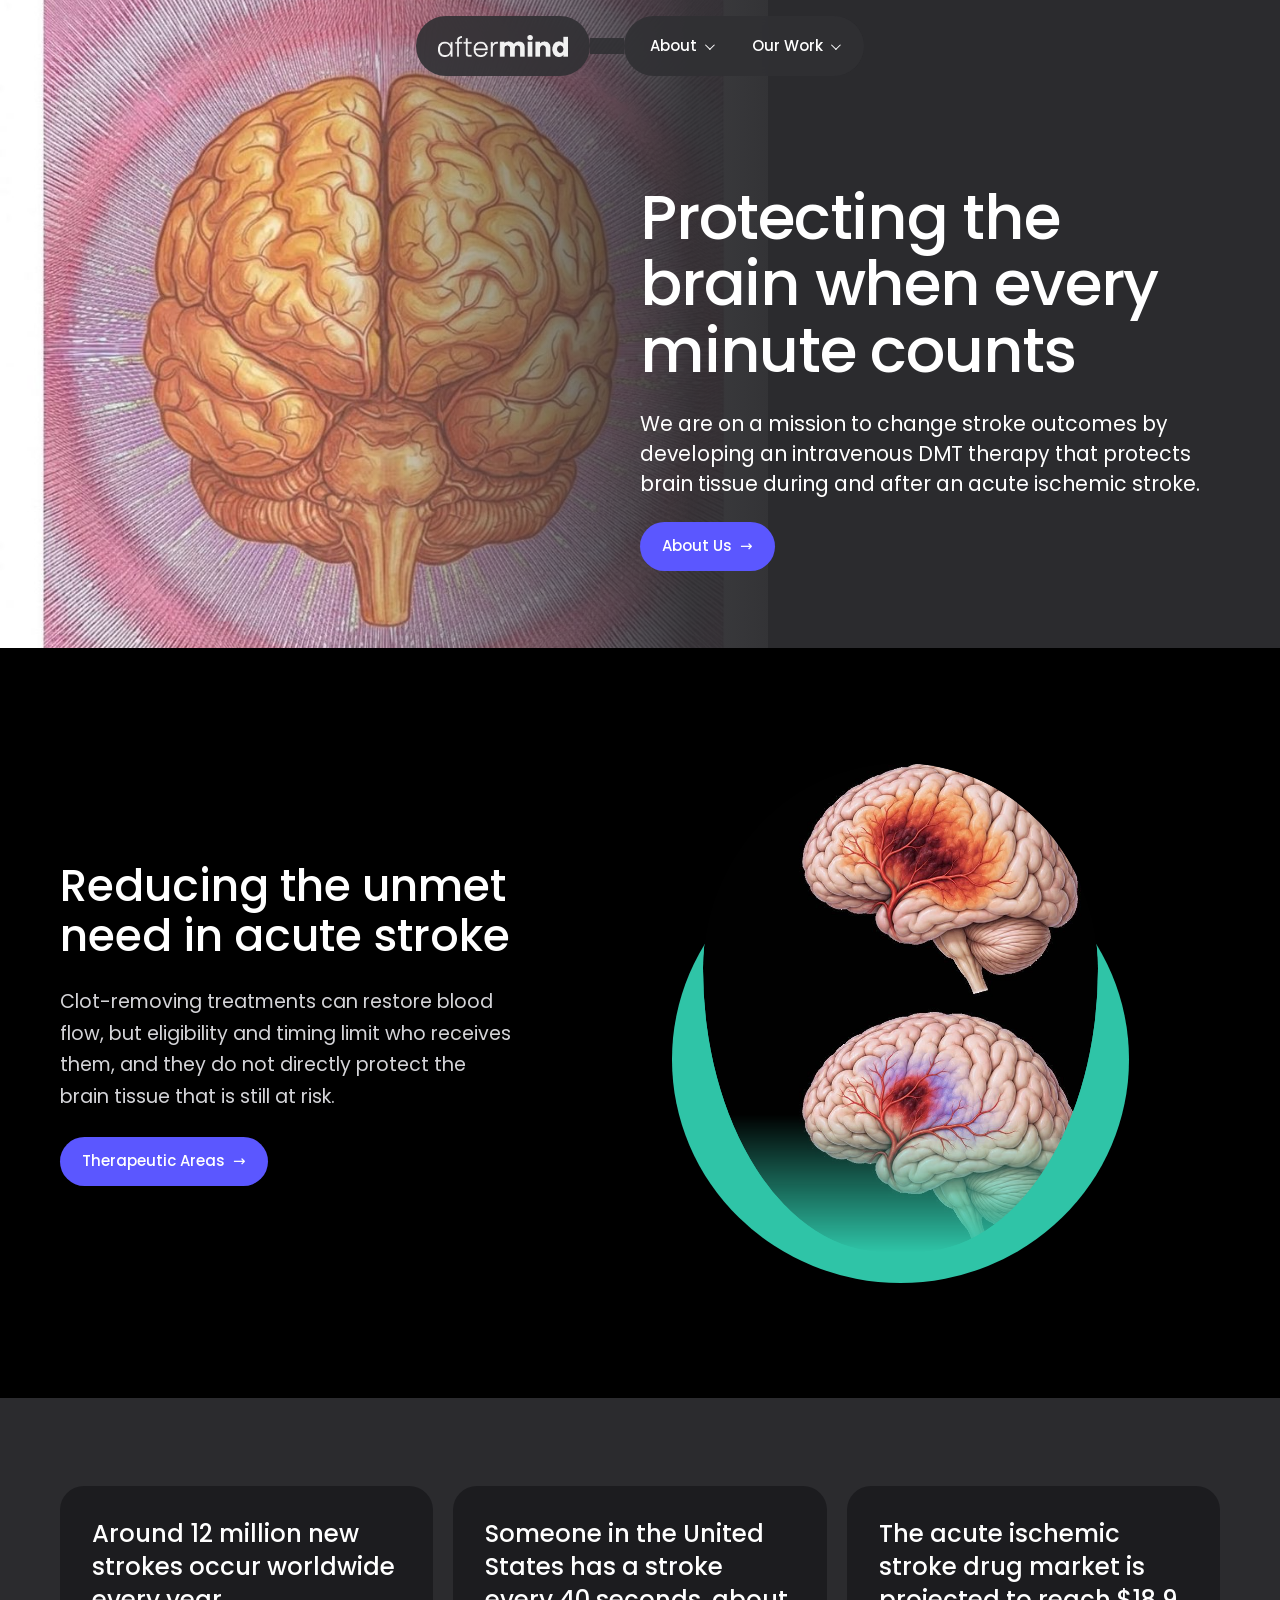
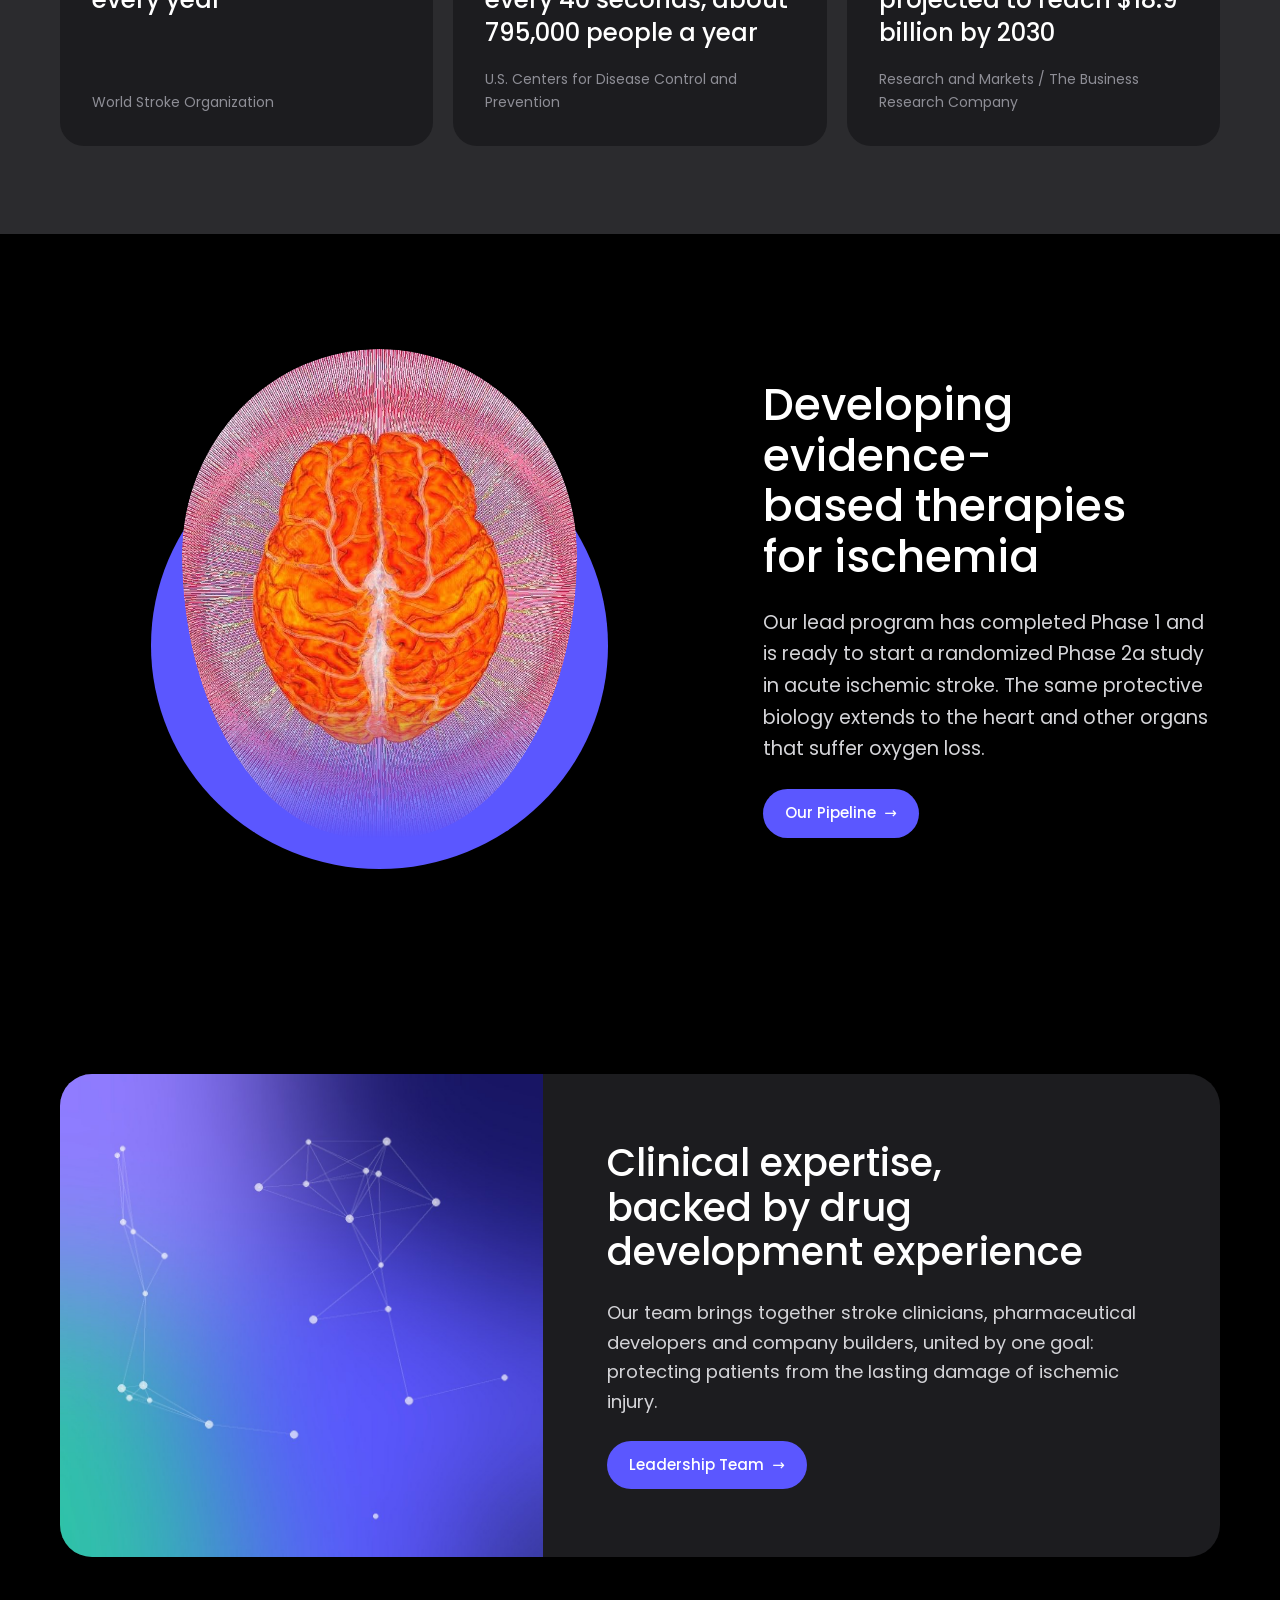
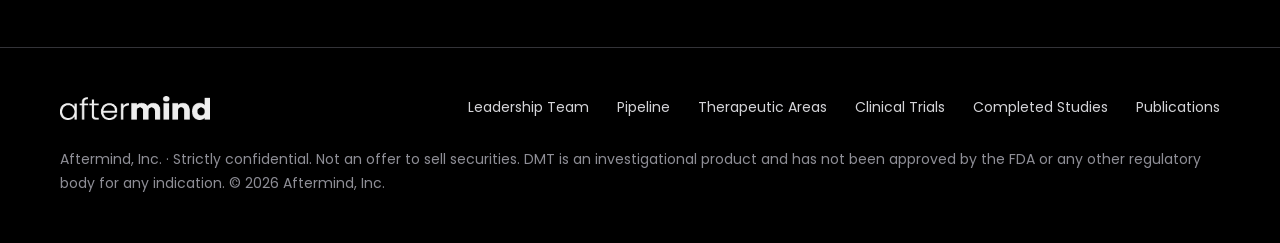
<file: index.html>
<!doctype html>
<html lang="en">
<head>
<meta charset="utf-8">
<meta name="viewport" content="width=device-width,initial-scale=1,viewport-fit=cover">
<title>Aftermind | Protecting the brain after stroke</title>
<meta name="description" content="Aftermind is developing intravenous DMT to protect tissue after acute ischemic stroke.">
<link rel="preconnect" href="https://fonts.googleapis.com">
<link rel="preconnect" href="https://fonts.gstatic.com" crossorigin>
<link rel="stylesheet" href="https://fonts.googleapis.com/css2?family=Poppins:wght@400;500;600&display=swap">
<link rel="stylesheet" href="site.css">
</head>
<body>
<header class="nav"><nav class="capsule" aria-label="Main">
  <div class="pod l"><a href="index.html" aria-label="Aftermind home"><img class="logo" src="logo-white.png" alt="Aftermind"></a></div>
  <div class="bridge" aria-hidden="true"></div>
  <div class="pod r">
    <details class="menu"><summary>About</summary><div class="drop"><a href="leadership-team.html">Leadership Team</a></div></details>
    <details class="menu"><summary>Our Work</summary><div class="drop"><a href="pipeline.html">Pipeline</a><a href="therapeutic-areas.html">Therapeutic Areas</a><a href="clinical-trials.html">Clinical Trials</a><a href="completed-studies.html">Completed Studies</a><a href="publications.html">Publications</a></div></details>
  </div>
</nav></header>
<main>

<section class="hero photo">
  <img src="brain-art.jpg" alt="Illustration of a human brain radiating light">
  <div class="wrap"><div class="txt">
    <h1>Protecting the brain when every minute counts</h1>
    <p>We are on a mission to change stroke outcomes by developing an intravenous DMT therapy that protects brain tissue during and after an acute ischemic stroke.</p>
    <div class="pills"><a class="pill" href="leadership-team.html">About Us</a></div>
  </div></div>
</section>

<section class="split">
  <div class="wrap">
    <div class="txt">
      <h2>Reducing the unmet need in acute stroke</h2>
      <p>Clot-removing treatments can restore blood flow, but eligibility and timing limit who receives them, and they do not directly protect the brain tissue that is still at risk.</p>
      <div class="pills"><a class="pill" href="therapeutic-areas.html">Therapeutic Areas</a></div>
    </div>
    <div class="disc"><img src="brain-stroke.jpg" alt="Illustration of a brain with an ischemic stroke lesion"></div>
  </div>
</section>

<section class="stats" aria-label="Stroke in numbers">
  <div class="wrap">
    <div class="stat"><p>Around 12 million new strokes occur worldwide every year</p><cite>World Stroke Organization</cite></div>
    <div class="stat"><p>Someone in the United States has a stroke every 40 seconds, about 795,000 people a year</p><cite>U.S. Centers for Disease Control and Prevention</cite></div>
    <div class="stat"><p>The acute ischemic stroke drug market is projected to reach $18.9 billion by 2030</p><cite>Research and Markets / The Business Research Company</cite></div>
  </div>
</section>

<section class="split rev">
  <div class="wrap">
    <div class="disc blue"><img src="brain-top.jpg" alt="Illustration of a brain seen from above"></div>
    <div class="txt">
      <h2>Developing evidence-based therapies for ischemia</h2>
      <p>Our lead program has completed Phase 1 and is ready to start a randomized Phase 2a study in acute ischemic stroke. The same protective biology extends to the heart and other organs that suffer oxygen loss.</p>
      <div class="pills"><a class="pill" href="pipeline.html">Our Pipeline</a></div>
    </div>
  </div>
</section>

<section class="feature">
  <div class="wrap"><div class="box">
    <img src="team-abstract.jpg" alt="">
    <div class="txt">
      <h3>Clinical expertise, backed by drug development experience</h3>
      <p>Our team brings together stroke clinicians, pharmaceutical developers and company builders, united by one goal: protecting patients from the lasting damage of ischemic injury.</p>
      <div class="pills"><a class="pill" href="leadership-team.html">Leadership Team</a></div>
    </div>
  </div></div>
</section>
</main>
<footer><div class="wrap">
  <div class="top"><a href="index.html" aria-label="Aftermind home"><img class="logo" src="logo-white.png" alt="Aftermind"></a>
  <nav aria-label="Footer"><a href="leadership-team.html">Leadership Team</a><a href="pipeline.html">Pipeline</a><a href="therapeutic-areas.html">Therapeutic Areas</a><a href="clinical-trials.html">Clinical Trials</a><a href="completed-studies.html">Completed Studies</a><a href="publications.html">Publications</a></nav></div>
  <p>Aftermind, Inc. · Strictly confidential. Not an offer to sell securities. DMT is an investigational product and has not been approved by the FDA or any other regulatory body for any indication. © 2026 Aftermind, Inc.</p>
</div></footer>
<script>
document.addEventListener('click', e => {
  document.querySelectorAll('details.menu[open]').forEach(d => { if (!d.contains(e.target)) d.open = false; });
});
document.querySelectorAll('details.menu').forEach(d => d.addEventListener('toggle', () => {
  if (d.open) document.querySelectorAll('details.menu[open]').forEach(o => { if (o !== d) o.open = false; });
}));
document.addEventListener('keydown', e => { if (e.key === 'Escape') document.querySelectorAll('details.menu[open]').forEach(d => d.open = false); });
</script>

</body>
</html>
</file>
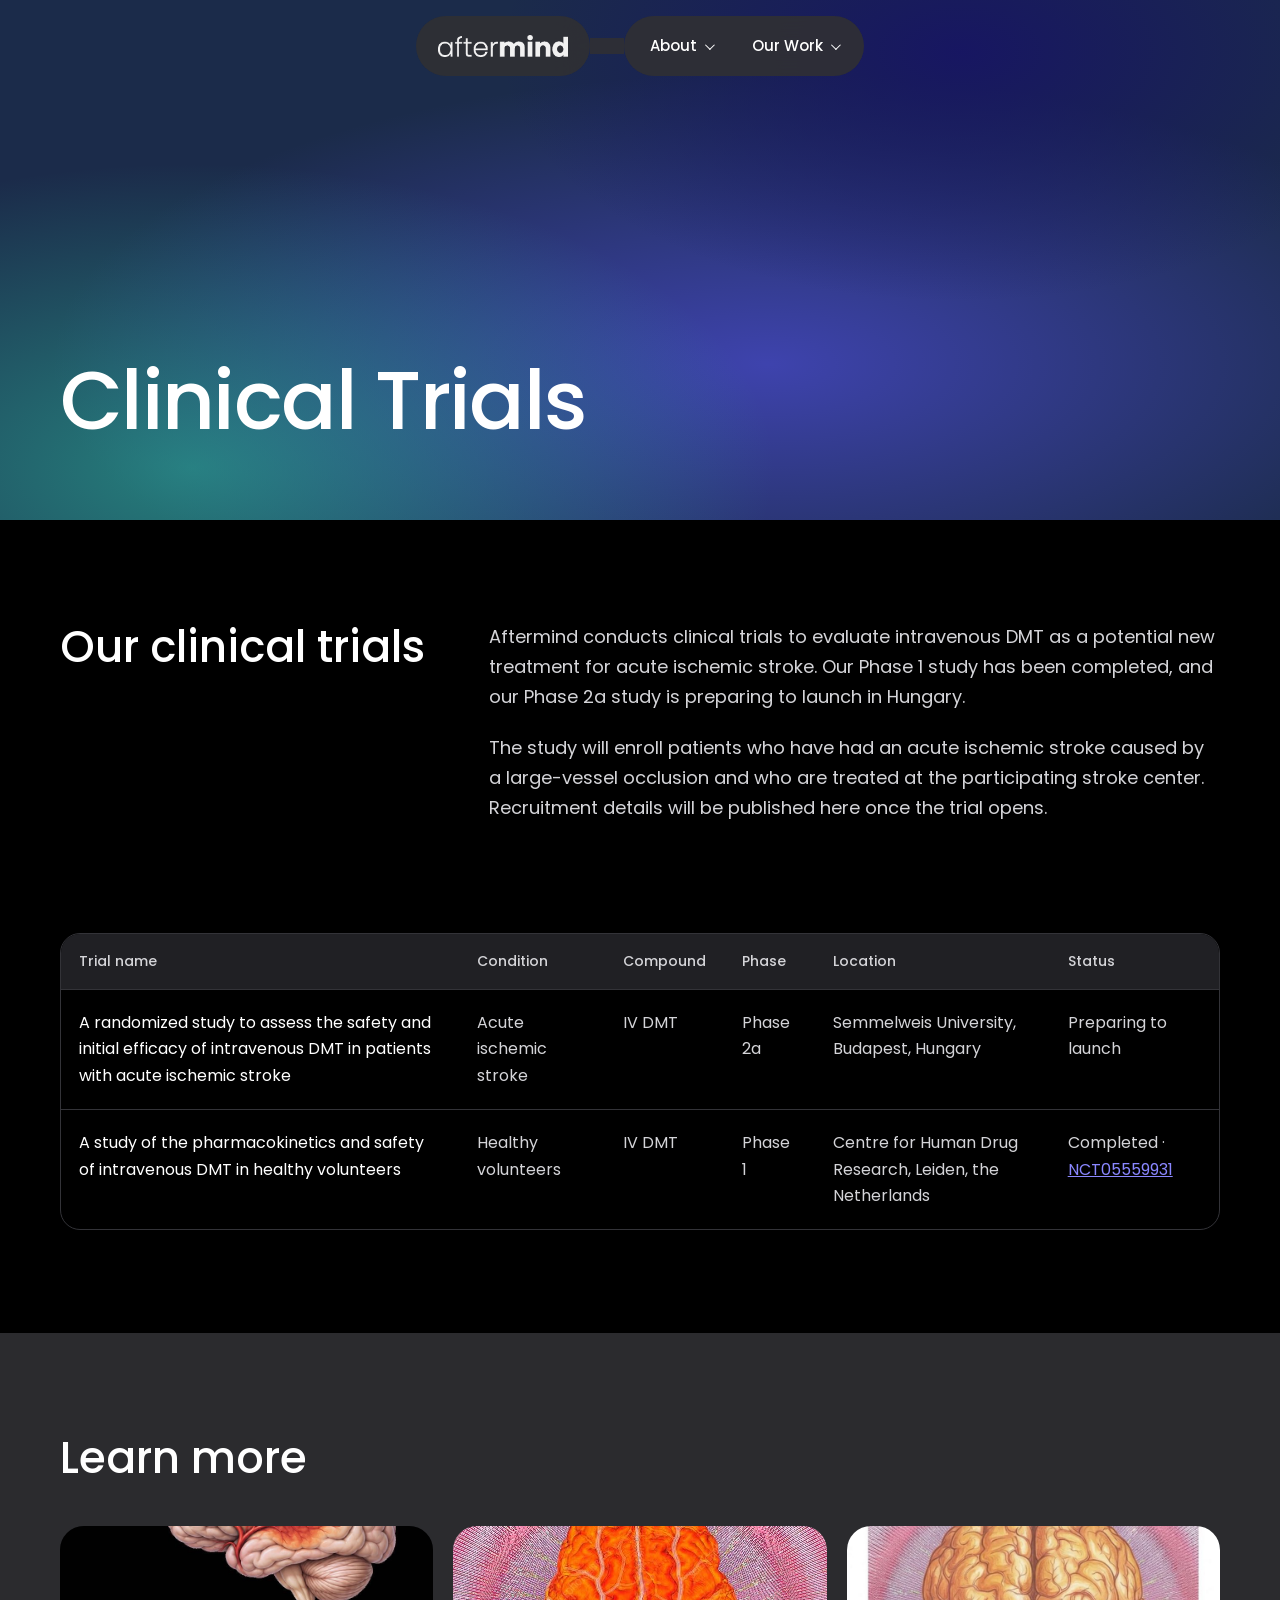
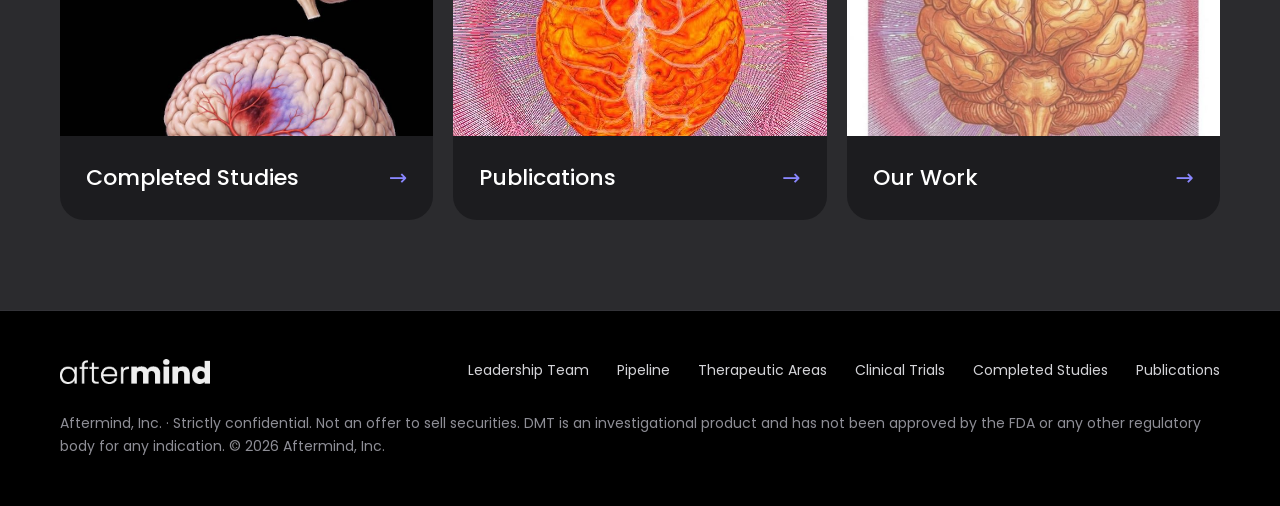
<file: clinical-trials.html>
<!doctype html>
<html lang="en">
<head>
<meta charset="utf-8">
<meta name="viewport" content="width=device-width,initial-scale=1,viewport-fit=cover">
<title>Clinical Trials | Aftermind</title>
<meta name="description" content="Aftermind's upcoming clinical trial of intravenous DMT in acute ischemic stroke.">
<link rel="preconnect" href="https://fonts.googleapis.com">
<link rel="preconnect" href="https://fonts.gstatic.com" crossorigin>
<link rel="stylesheet" href="https://fonts.googleapis.com/css2?family=Poppins:wght@400;500;600&display=swap">
<link rel="stylesheet" href="site.css">
</head>
<body>
<header class="nav"><nav class="capsule" aria-label="Main">
  <div class="pod l"><a href="index.html" aria-label="Aftermind home"><img class="logo" src="logo-white.png" alt="Aftermind"></a></div>
  <div class="bridge" aria-hidden="true"></div>
  <div class="pod r">
    <details class="menu"><summary>About</summary><div class="drop"><a href="leadership-team.html">Leadership Team</a></div></details>
    <details class="menu"><summary>Our Work</summary><div class="drop"><a href="pipeline.html">Pipeline</a><a href="therapeutic-areas.html">Therapeutic Areas</a><a href="clinical-trials.html" aria-current="page">Clinical Trials</a><a href="completed-studies.html">Completed Studies</a><a href="publications.html">Publications</a></div></details>
  </div>
</nav></header>
<main>
<section class="hero grad"><div class="wrap"><h1>Clinical Trials</h1></div></section>
<section class="block"><div class="wrap">
  <h2>Our clinical trials</h2>
  <div class="body">
    <p>Aftermind conducts clinical trials to evaluate intravenous DMT as a potential new treatment for acute ischemic stroke. Our Phase 1 study has been completed, and our Phase 2a study is preparing to launch in Hungary.</p>
    <p>The study will enroll patients who have had an acute ischemic stroke caused by a large-vessel occlusion and who are treated at the participating stroke center. Recruitment details will be published here once the trial opens.</p>
  </div>
</div></section>
<section class="block" style="padding-top:0"><div class="wrap" style="grid-template-columns:1fr">
  <div class="tablebox"><table>
    <thead><tr><th>Trial name</th><th>Condition</th><th>Compound</th><th>Phase</th><th>Location</th><th>Status</th></tr></thead>
    <tbody>
      <tr><td>A randomized study to assess the safety and initial efficacy of intravenous DMT in patients with acute ischemic stroke</td><td>Acute ischemic stroke</td><td>IV DMT</td><td>Phase 2a</td><td>Semmelweis University, Budapest, Hungary</td><td>Preparing to launch</td></tr>
      <tr><td>A study of the pharmacokinetics and safety of intravenous DMT in healthy volunteers</td><td>Healthy volunteers</td><td>IV DMT</td><td>Phase 1</td><td>Centre for Human Drug Research, Leiden, the Netherlands</td><td>Completed · <a href="https://clinicaltrials.gov/study/NCT05559931" target="_blank" rel="noopener">NCT05559931</a></td></tr>
    </tbody>
  </table></div>
</div></section>
<section class="more"><div class="wrap"><h2>Learn more</h2><div class="cards"><a href="completed-studies.html"><div class="im"><img src="brain-stroke.jpg" alt=""></div><div class="tx"><h3>Completed Studies</h3></div></a><a href="publications.html"><div class="im"><img src="brain-top.jpg" alt=""></div><div class="tx"><h3>Publications</h3></div></a><a href="pipeline.html"><div class="im"><img src="brain-art.jpg" alt=""></div><div class="tx"><h3>Our Work</h3></div></a></div></div></section>
</main>
<footer><div class="wrap">
  <div class="top"><a href="index.html" aria-label="Aftermind home"><img class="logo" src="logo-white.png" alt="Aftermind"></a>
  <nav aria-label="Footer"><a href="leadership-team.html">Leadership Team</a><a href="pipeline.html">Pipeline</a><a href="therapeutic-areas.html">Therapeutic Areas</a><a href="clinical-trials.html">Clinical Trials</a><a href="completed-studies.html">Completed Studies</a><a href="publications.html">Publications</a></nav></div>
  <p>Aftermind, Inc. · Strictly confidential. Not an offer to sell securities. DMT is an investigational product and has not been approved by the FDA or any other regulatory body for any indication. © 2026 Aftermind, Inc.</p>
</div></footer>
<script>
document.addEventListener('click', e => {
  document.querySelectorAll('details.menu[open]').forEach(d => { if (!d.contains(e.target)) d.open = false; });
});
document.querySelectorAll('details.menu').forEach(d => d.addEventListener('toggle', () => {
  if (d.open) document.querySelectorAll('details.menu[open]').forEach(o => { if (o !== d) o.open = false; });
}));
document.addEventListener('keydown', e => { if (e.key === 'Escape') document.querySelectorAll('details.menu[open]').forEach(d => d.open = false); });
</script>

</body>
</html>
</file>
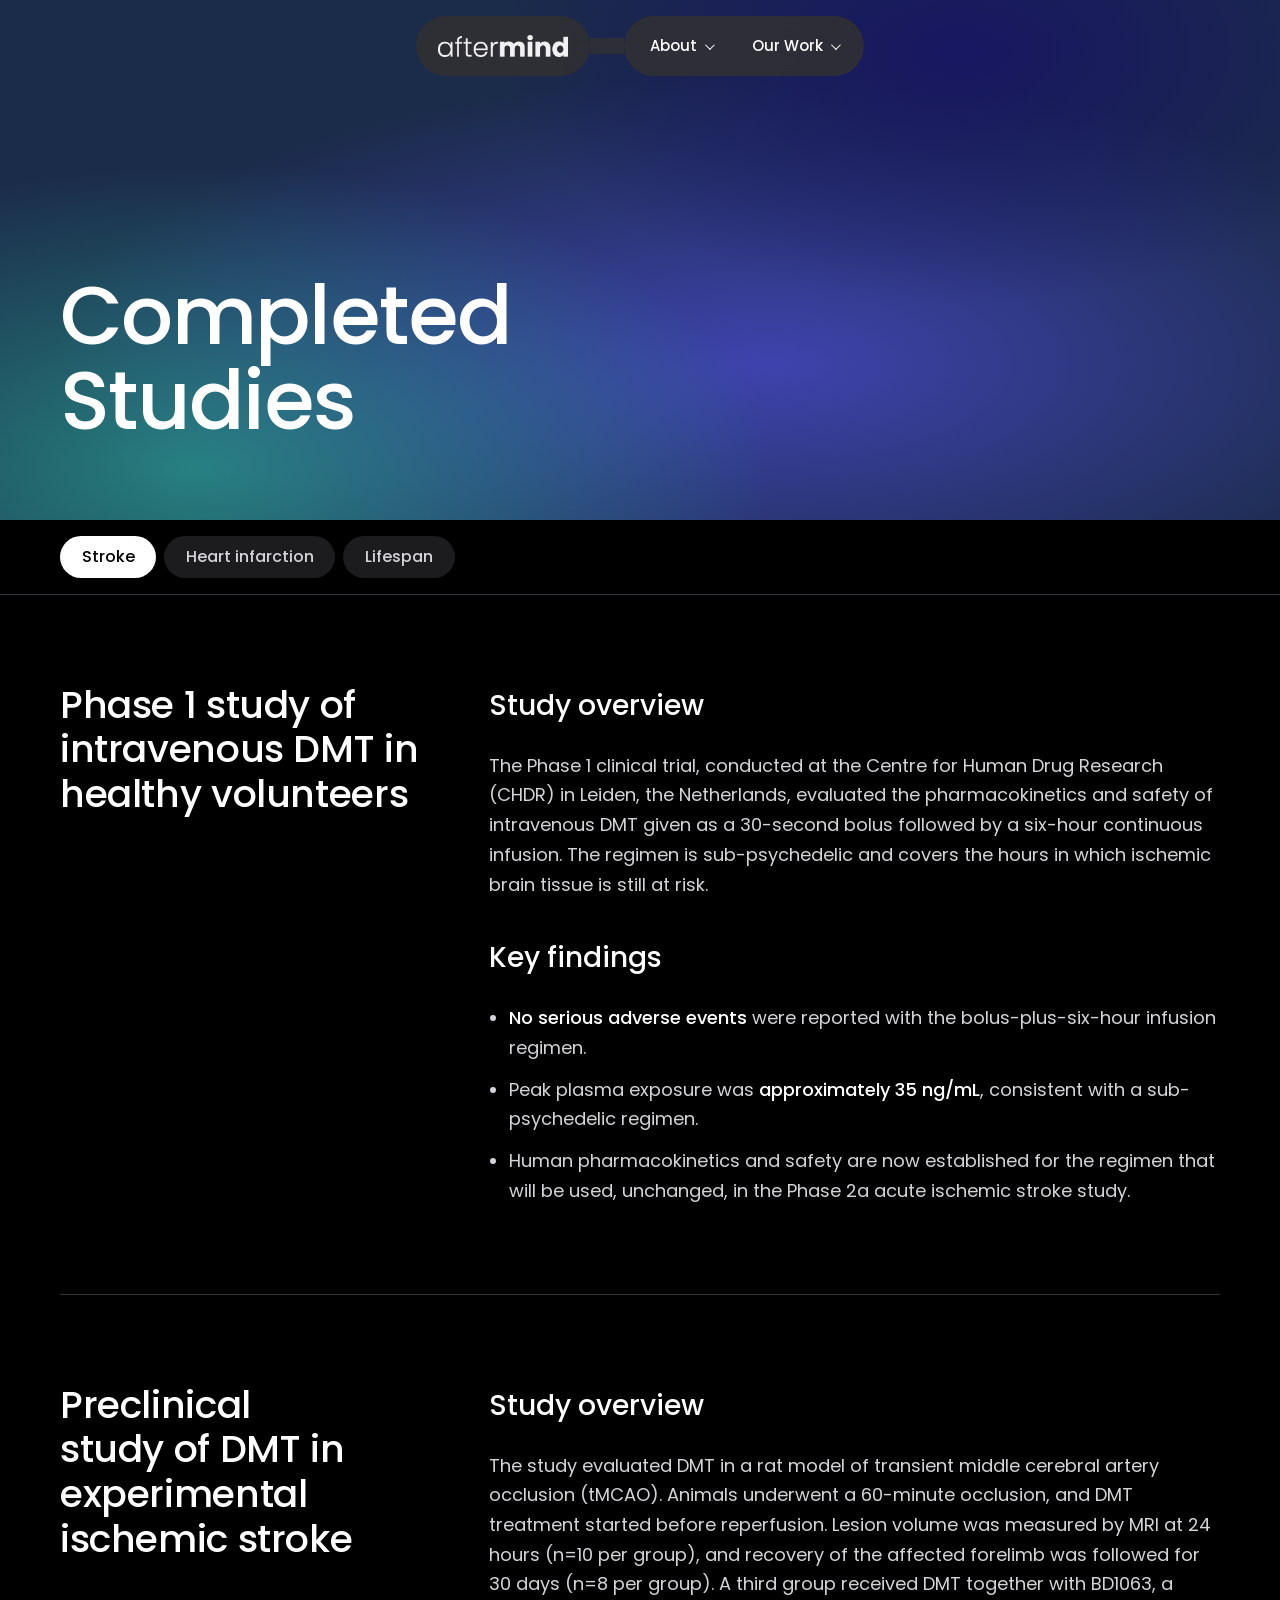
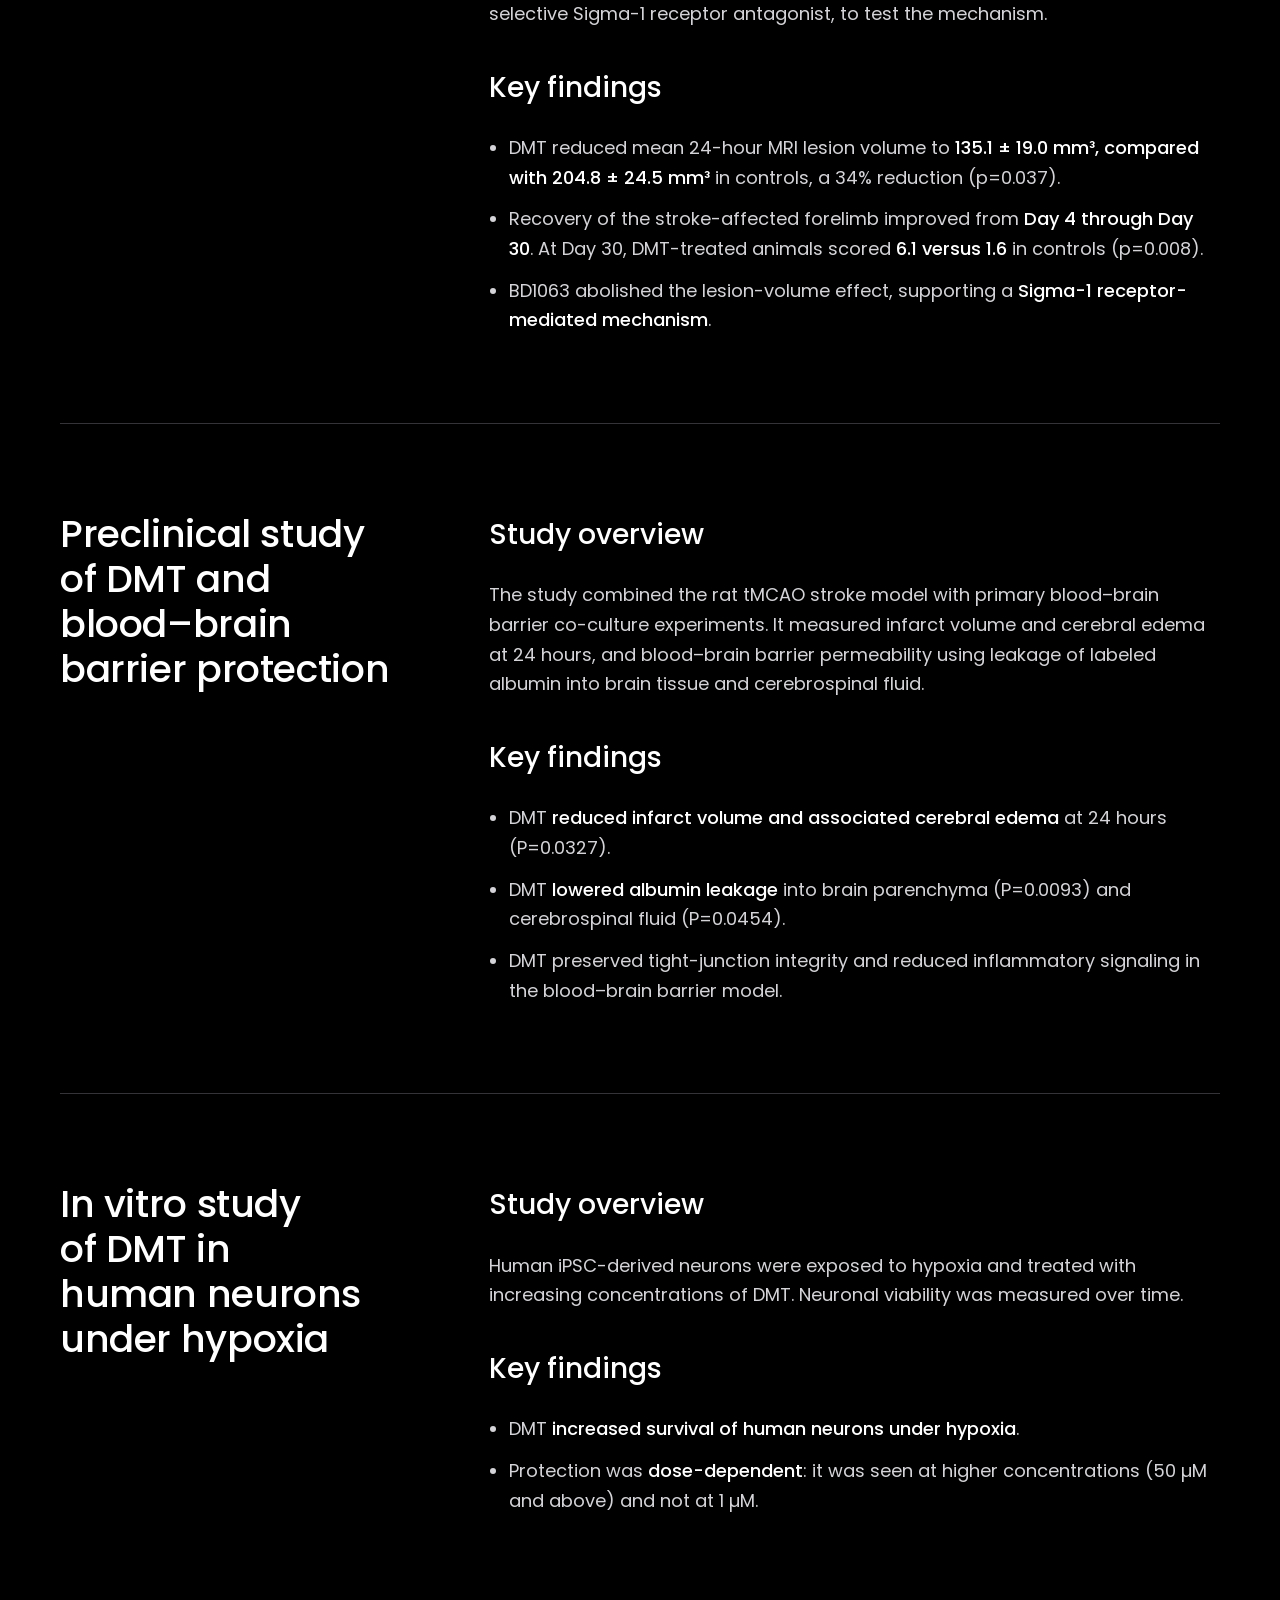
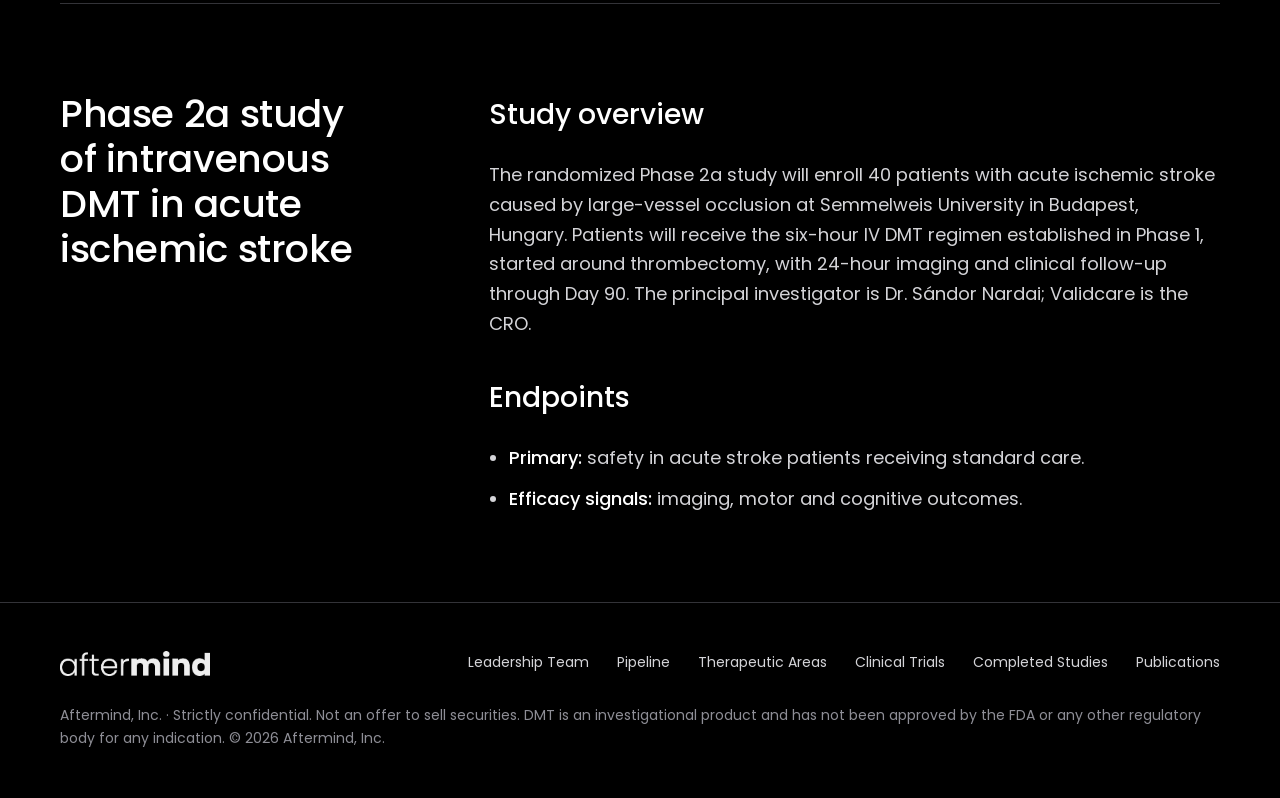
<file: completed-studies.html>
<!doctype html>
<html lang="en">
<head>
<meta charset="utf-8">
<meta name="viewport" content="width=device-width,initial-scale=1,viewport-fit=cover">
<title>Completed Studies | Aftermind</title>
<meta name="description" content="Results from Aftermind's stroke, heart and lifespan studies.">
<link rel="preconnect" href="https://fonts.googleapis.com">
<link rel="preconnect" href="https://fonts.gstatic.com" crossorigin>
<link rel="stylesheet" href="https://fonts.googleapis.com/css2?family=Poppins:wght@400;500;600&display=swap">
<link rel="stylesheet" href="site.css">
</head>
<body>
<header class="nav"><nav class="capsule" aria-label="Main">
  <div class="pod l"><a href="index.html" aria-label="Aftermind home"><img class="logo" src="logo-white.png" alt="Aftermind"></a></div>
  <div class="bridge" aria-hidden="true"></div>
  <div class="pod r">
    <details class="menu"><summary>About</summary><div class="drop"><a href="leadership-team.html">Leadership Team</a></div></details>
    <details class="menu"><summary>Our Work</summary><div class="drop"><a href="pipeline.html">Pipeline</a><a href="therapeutic-areas.html">Therapeutic Areas</a><a href="clinical-trials.html">Clinical Trials</a><a href="completed-studies.html" aria-current="page">Completed Studies</a><a href="publications.html">Publications</a></div></details>
  </div>
</nav></header>
<main>
<section class="hero grad"><div class="wrap"><h1>Completed Studies</h1></div></section><div class="tabs">
  <div class="wrap" role="tablist" aria-label="Programs">
    <button role="tab" id="t-stroke" aria-controls="stroke" aria-selected="true">Stroke</button>
    <button role="tab" id="t-heart" aria-controls="heart" aria-selected="false" tabindex="-1">Heart infarction</button>
    <button role="tab" id="t-lifespan" aria-controls="lifespan" aria-selected="false" tabindex="-1">Lifespan</button>
  </div>
</div><div class="wrap">
<!-- ================= STROKE ================= -->
<section role="tabpanel" id="stroke" aria-labelledby="t-stroke">
  <article class="study">
    <h2>Phase 1 study of intravenous DMT in healthy volunteers</h2>
    <div class="body">
      <h3>Study overview</h3>
      <p>The Phase 1 clinical trial, conducted at the Centre for Human Drug Research (CHDR) in Leiden, the Netherlands, evaluated the pharmacokinetics and safety of intravenous DMT given as a 30-second bolus followed by a six-hour continuous infusion. The regimen is sub-psychedelic and covers the hours in which ischemic brain tissue is still at risk.</p>
      <h3>Key findings</h3>
      <ul>
        <li><b>No serious adverse events</b> were reported with the bolus-plus-six-hour infusion regimen.</li>
        <li>Peak plasma exposure was <b>approximately 35 ng/mL</b>, consistent with a sub-psychedelic regimen.</li>
        <li>Human pharmacokinetics and safety are now established for the regimen that will be used, unchanged, in the Phase 2a acute ischemic stroke study.</li>
      </ul>
    </div>
  </article>

  <article class="study">
    <h2>Preclinical study of DMT in experimental ischemic stroke</h2>
    <div class="body">
      <h3>Study overview</h3>
      <p>The study evaluated DMT in a rat model of transient middle cerebral artery occlusion (tMCAO). Animals underwent a 60-minute occlusion, and DMT treatment started before reperfusion. Lesion volume was measured by MRI at 24 hours (n=10 per group), and recovery of the affected forelimb was followed for 30 days (n=8 per group). A third group received DMT together with BD1063, a selective Sigma-1 receptor antagonist, to test the mechanism.</p>
      <h3>Key findings</h3>
      <ul>
        <li>DMT reduced mean 24-hour MRI lesion volume to <b>135.1 ± 19.0 mm³, compared with 204.8 ± 24.5 mm³</b> in controls, a 34% reduction (p=0.037).</li>
        <li>Recovery of the stroke-affected forelimb improved from <b>Day 4 through Day 30</b>. At Day 30, DMT-treated animals scored <b>6.1 versus 1.6</b> in controls (p=0.008).</li>
        <li>BD1063 abolished the lesion-volume effect, supporting a <b>Sigma-1 receptor-mediated mechanism</b>.</li>
      </ul>
    </div>
  </article>

  <article class="study">
    <h2>Preclinical study of DMT and blood–brain barrier protection</h2>
    <div class="body">
      <h3>Study overview</h3>
      <p>The study combined the rat tMCAO stroke model with primary blood–brain barrier co-culture experiments. It measured infarct volume and cerebral edema at 24 hours, and blood–brain barrier permeability using leakage of labeled albumin into brain tissue and cerebrospinal fluid.</p>
      <h3>Key findings</h3>
      <ul>
        <li>DMT <b>reduced infarct volume and associated cerebral edema</b> at 24 hours (P=0.0327).</li>
        <li>DMT <b>lowered albumin leakage</b> into brain parenchyma (P=0.0093) and cerebrospinal fluid (P=0.0454).</li>
        <li>DMT preserved tight-junction integrity and reduced inflammatory signaling in the blood–brain barrier model.</li>
      </ul>
    </div>
  </article>

  <article class="study">
    <h2>In vitro study of DMT in human neurons under hypoxia</h2>
    <div class="body">
      <h3>Study overview</h3>
      <p>Human iPSC-derived neurons were exposed to hypoxia and treated with increasing concentrations of DMT. Neuronal viability was measured over time.</p>
      <h3>Key findings</h3>
      <ul>
        <li>DMT <b>increased survival of human neurons under hypoxia</b>.</li>
        <li>Protection was <b>dose-dependent</b>: it was seen at higher concentrations (50 µM and above) and not at 1 µM.</li>
      </ul>
    </div>
  </article>

  <article class="study">
    <h2>Phase 2a study of intravenous DMT in acute ischemic stroke</h2>
    <div class="body">
      <h3>Study overview</h3>
      <p>The randomized Phase 2a study will enroll 40 patients with acute ischemic stroke caused by large-vessel occlusion at Semmelweis University in Budapest, Hungary. Patients will receive the six-hour IV DMT regimen established in Phase 1, started around thrombectomy, with 24-hour imaging and clinical follow-up through Day 90. The principal investigator is Dr. Sándor Nardai; Validcare is the CRO.</p>
      <h3>Endpoints</h3>
      <ul>
        <li><b>Primary:</b> safety in acute stroke patients receiving standard care.</li>
        <li><b>Efficacy signals:</b> imaging, motor and cognitive outcomes.</li>
      </ul>
    </div>
  </article>
</section>

<!-- ================= HEART ================= -->
<section role="tabpanel" id="heart" aria-labelledby="t-heart" hidden>
  <article class="study">
    <h2>Preclinical study of DMT in myocardial ischemia–reperfusion injury</h2>
    <div class="body">
      <h3>Study overview</h3>
      <p>The study evaluated DMT in a rat model of myocardial infarction. Anesthetized, mechanically ventilated rats underwent occlusion of the left anterior descending (LAD) coronary artery for 45 minutes, followed by 2 hours of reperfusion. Animals were randomized to receive saline or a single intravenous bolus of DMT (10 mg/kg) 15 minutes before occlusion. Infarct size was measured with Evans Blue and TTC staining as a percentage of the area at risk, and ECG was monitored continuously to record ventricular tachycardia (VT) and ventricular fibrillation (VF).</p>
      <h3>Key findings</h3>
      <ul>
        <li>DMT reduced average infarct size from <b>approximately 23% of the area at risk to under 8%</b> (p&lt;0.05), a relative reduction of about 65%.</li>
        <li>The incidence of life-threatening arrhythmias, <b>VF and VT, was notably lower</b> in the DMT group during reperfusion.</li>
        <li>The results indicate that DMT preserves heart muscle and improves electrical stability during reperfusion.</li>
      </ul>
      <p class="note">Group sizes are not reported in the study report. These data are unpublished.</p>
    </div>
  </article>

  <article class="study">
    <h2>Powered preclinical study of DMT in myocardial ischemia</h2>
    <div class="body">
      <h3>Study overview</h3>
      <p>A larger, statistically powered study is under way at the University of Debrecen and its Veterinary Faculty to confirm and extend the initial findings. Rats are randomized into control, ischemia-only and ischemia-plus-DMT groups. Ischemia is induced with a titrated isoproterenol protocol, and cardiac structure and function are measured with high-frequency echocardiography (Vevo 3100) and continuous ECG.</p>
      <h3>Endpoints</h3>
      <ul>
        <li>Ejection fraction, ventricular volumes, wall thickness, stroke volume and diastolic filling.</li>
        <li>Infarct size (TTC staining) and arrhythmia incidence (VF/VT).</li>
        <li>Data are reviewed blind, following American Society of Echocardiography guidelines.</li>
      </ul>
      <p class="note">Results from this study will support regulatory engagement and IND-enabling work for the myocardial infarction program.</p>
    </div>
  </article>
</section>

<!-- ================= LIFESPAN ================= -->
<section role="tabpanel" id="lifespan" aria-labelledby="t-lifespan" hidden>
  <article class="study">
    <h2>Preclinical lifespan study of DMT in C. elegans</h2>
    <div class="body">
      <h3>Study overview</h3>
      <p>The study assessed whether DMT affects longevity in the nematode <i>Caenorhabditis elegans</i>, a standard model in aging research. Synchronized wild-type (N2) worms at the L4 stage were placed on plates containing DMSO control, 2 µM or 5 µM DMT, about 50 worms per plate, with three independent biological replicates per condition. Worms were kept at 20°C in darkness, moved to fresh plates daily and scored for survival blind to treatment. Survival was analyzed with Kaplan–Meier curves and the log-rank test.</p>
      <h3>Key findings</h3>
      <ul>
        <li>DMT increased median lifespan in a <b>dose-dependent</b> manner: about <b>11 days</b> in controls, <b>14.5 days</b> at 2 µM and <b>16 days</b> at 5 µM.</li>
        <li>At 5 µM, median lifespan was <b>about 45% longer</b> than in controls, a statistically significant difference (p&lt;0.05).</li>
        <li>The 2 µM effect approached but did not reach significance, and the two doses did not differ significantly, which may indicate a plateau in effect.</li>
      </ul>
      <h3>Next steps</h3>
      <ul>
        <li>Healthspan measures such as motility, reproduction and stress resistance.</li>
        <li>Molecular profiling of aging-related pathways.</li>
        <li>Validation in other strains and in mammalian models, with dose optimization.</li>
      </ul>
      <p class="note">Preliminary study with a modest sample size; survival was the only outcome measured. Relevance to mammals has not been established.</p>
    </div>
  </article>
</section>
</div>
</main>
<footer><div class="wrap">
  <div class="top"><a href="index.html" aria-label="Aftermind home"><img class="logo" src="logo-white.png" alt="Aftermind"></a>
  <nav aria-label="Footer"><a href="leadership-team.html">Leadership Team</a><a href="pipeline.html">Pipeline</a><a href="therapeutic-areas.html">Therapeutic Areas</a><a href="clinical-trials.html">Clinical Trials</a><a href="completed-studies.html">Completed Studies</a><a href="publications.html">Publications</a></nav></div>
  <p>Aftermind, Inc. · Strictly confidential. Not an offer to sell securities. DMT is an investigational product and has not been approved by the FDA or any other regulatory body for any indication. © 2026 Aftermind, Inc.</p>
</div></footer>
<script>
document.addEventListener('click', e => {
  document.querySelectorAll('details.menu[open]').forEach(d => { if (!d.contains(e.target)) d.open = false; });
});
document.querySelectorAll('details.menu').forEach(d => d.addEventListener('toggle', () => {
  if (d.open) document.querySelectorAll('details.menu[open]').forEach(o => { if (o !== d) o.open = false; });
}));
document.addEventListener('keydown', e => { if (e.key === 'Escape') document.querySelectorAll('details.menu[open]').forEach(d => d.open = false); });
</script>
<script>
(() => {
  const tabs = [...document.querySelectorAll('[role="tab"]')];
  const show = (t, focus) => {
    tabs.forEach(x => {
      const on = x === t;
      x.setAttribute('aria-selected', on); x.tabIndex = on ? 0 : -1;
      document.getElementById(x.getAttribute('aria-controls')).hidden = !on;
    });
    if (focus) t.focus();
    try { history.replaceState(null, '', '#' + t.getAttribute('aria-controls')); } catch (e) {}
  };
  tabs.forEach((t, i) => {
    t.addEventListener('click', () => show(t));
    t.addEventListener('keydown', e => {
      const d = e.key === 'ArrowRight' ? 1 : e.key === 'ArrowLeft' ? -1 : 0;
      if (d) { e.preventDefault(); show(tabs[(i + d + tabs.length) % tabs.length], true); }
    });
  });
  const h = location.hash.slice(1), m = tabs.find(t => t.getAttribute('aria-controls') === h);
  if (m) show(m);
})();
</script>
</body>
</html>
</file>
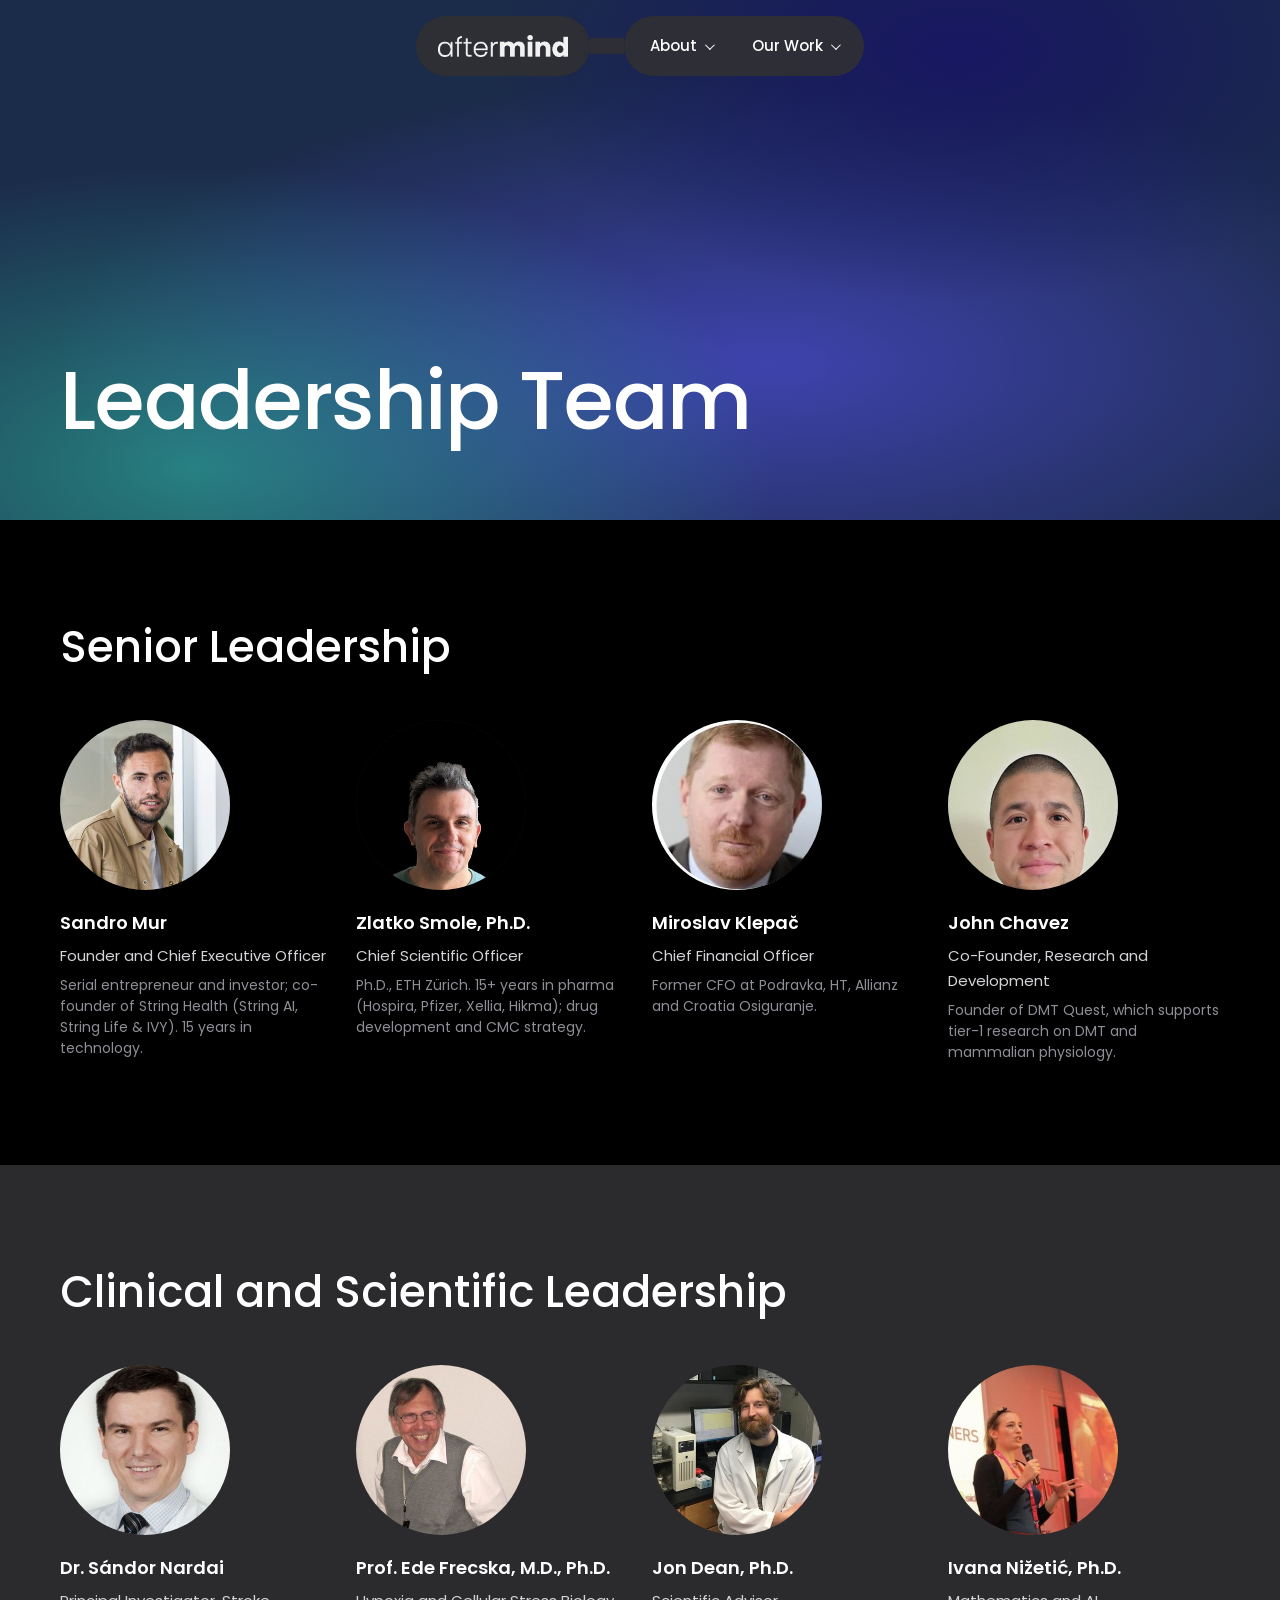
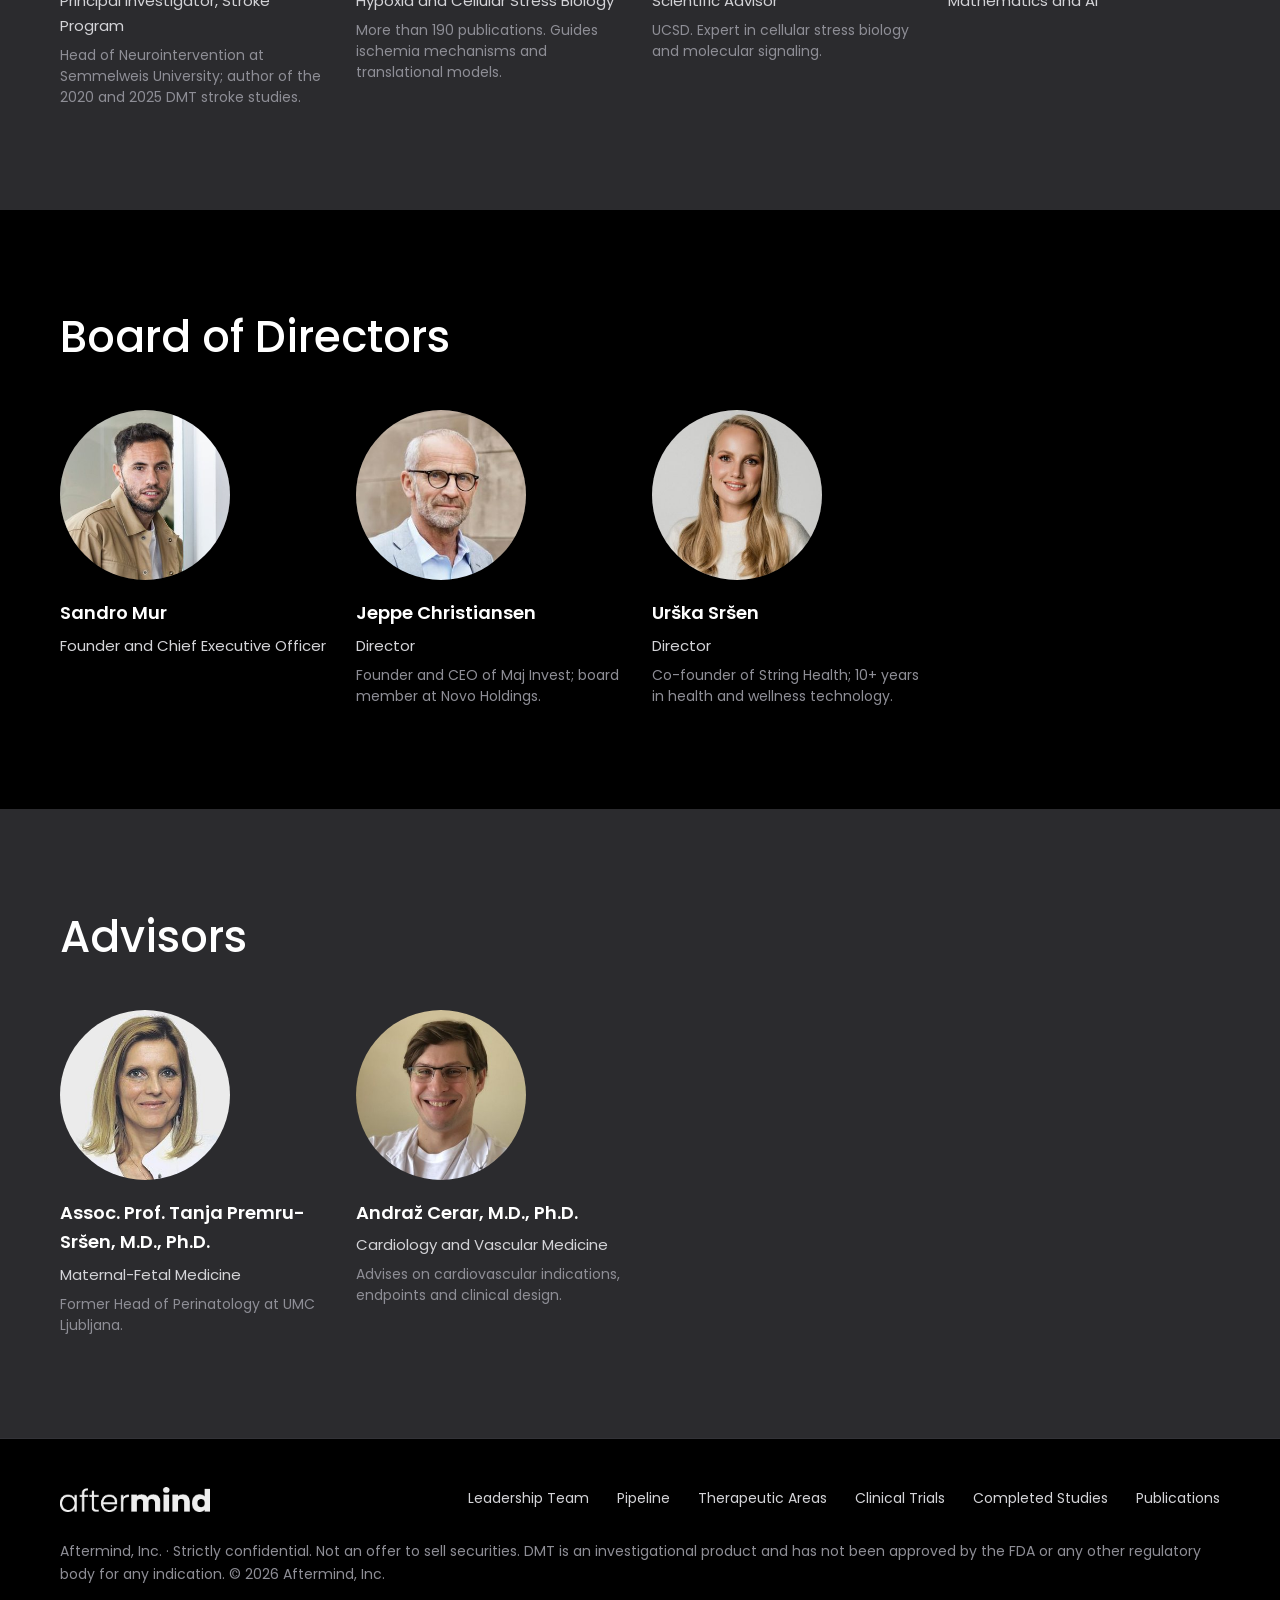
<file: leadership-team.html>
<!doctype html>
<html lang="en">
<head>
<meta charset="utf-8">
<meta name="viewport" content="width=device-width,initial-scale=1,viewport-fit=cover">
<title>Leadership Team | Aftermind</title>
<meta name="description" content="Aftermind's leadership, board and advisors.">
<link rel="preconnect" href="https://fonts.googleapis.com">
<link rel="preconnect" href="https://fonts.gstatic.com" crossorigin>
<link rel="stylesheet" href="https://fonts.googleapis.com/css2?family=Poppins:wght@400;500;600&display=swap">
<link rel="stylesheet" href="site.css">
</head>
<body>
<header class="nav"><nav class="capsule" aria-label="Main">
  <div class="pod l"><a href="index.html" aria-label="Aftermind home"><img class="logo" src="logo-white.png" alt="Aftermind"></a></div>
  <div class="bridge" aria-hidden="true"></div>
  <div class="pod r">
    <details class="menu"><summary>About</summary><div class="drop"><a href="leadership-team.html" aria-current="page">Leadership Team</a></div></details>
    <details class="menu"><summary>Our Work</summary><div class="drop"><a href="pipeline.html">Pipeline</a><a href="therapeutic-areas.html">Therapeutic Areas</a><a href="clinical-trials.html">Clinical Trials</a><a href="completed-studies.html">Completed Studies</a><a href="publications.html">Publications</a></div></details>
  </div>
</nav></header>
<main>
<section class="hero grad"><div class="wrap"><h1>Leadership Team</h1></div></section>
<section class="block"><div class="wrap" style="grid-template-columns:1fr;gap:48px">
  <h2>Senior Leadership</h2>
  <ul class="people"><li><img src="sandro-mur.jpg" alt="Sandro Mur"><b>Sandro Mur</b><span class="role">Founder and Chief Executive Officer</span><p>Serial entrepreneur and investor; co-founder of String Health (String AI, String Life &amp; IVY). 15 years in technology.</p></li><li><img src="zlatko-smole.jpg" alt="Zlatko Smole, Ph.D."><b>Zlatko Smole, Ph.D.</b><span class="role">Chief Scientific Officer</span><p>Ph.D., ETH Zürich. 15+ years in pharma (Hospira, Pfizer, Xellia, Hikma); drug development and CMC strategy.</p></li><li><img src="miroslav-klepac.jpg" alt="Miroslav Klepač"><b>Miroslav Klepač</b><span class="role">Chief Financial Officer</span><p>Former CFO at Podravka, HT, Allianz and Croatia Osiguranje.</p></li><li><img src="john-chavez.jpg" alt="John Chavez"><b>John Chavez</b><span class="role">Co-Founder, Research and Development</span><p>Founder of DMT Quest, which supports tier-1 research on DMT and mammalian physiology.</p></li></ul>
</div></section>
<section class="block alt"><div class="wrap" style="grid-template-columns:1fr;gap:48px">
  <h2>Clinical and Scientific Leadership</h2>
  <ul class="people"><li><img src="sandor-nardai.jpg" alt="Dr. Sándor Nardai"><b>Dr. Sándor Nardai</b><span class="role">Principal Investigator, Stroke Program</span><p>Head of Neurointervention at Semmelweis University; author of the 2020 and 2025 DMT stroke studies.</p></li><li><img src="ede-frecska.jpg" alt="Prof. Ede Frecska, M.D., Ph.D."><b>Prof. Ede Frecska, M.D., Ph.D.</b><span class="role">Hypoxia and Cellular Stress Biology</span><p>More than 190 publications. Guides ischemia mechanisms and translational models.</p></li><li><img src="jon-dean.jpg" alt="Jon Dean, Ph.D."><b>Jon Dean, Ph.D.</b><span class="role">Scientific Advisor</span><p>UCSD. Expert in cellular stress biology and molecular signaling.</p></li><li><img src="ivana-nizetic.jpg" alt="Ivana Nižetić, Ph.D."><b>Ivana Nižetić, Ph.D.</b><span class="role">Mathematics and AI</span></li></ul>
</div></section>
<section class="block"><div class="wrap" style="grid-template-columns:1fr;gap:48px">
  <h2>Board of Directors</h2>
  <ul class="people"><li><img src="sandro-mur.jpg" alt="Sandro Mur"><b>Sandro Mur</b><span class="role">Founder and Chief Executive Officer</span></li><li><img src="jeppe-christiansen.jpg" alt="Jeppe Christiansen"><b>Jeppe Christiansen</b><span class="role">Director</span><p>Founder and CEO of Maj Invest; board member at Novo Holdings.</p></li><li><img src="urska-srsen.jpg" alt="Urška Sršen"><b>Urška Sršen</b><span class="role">Director</span><p>Co-founder of String Health; 10+ years in health and wellness technology.</p></li></ul>
</div></section>
<section class="block alt"><div class="wrap" style="grid-template-columns:1fr;gap:48px">
  <h2>Advisors</h2>
  <ul class="people"><li><img src="tanja-premru-srsen.jpg" alt="Assoc. Prof. Tanja Premru-Sršen, M.D., Ph.D."><b>Assoc. Prof. Tanja Premru-Sršen, M.D., Ph.D.</b><span class="role">Maternal-Fetal Medicine</span><p>Former Head of Perinatology at UMC Ljubljana.</p></li><li><img src="andraz-cerar.jpg" alt="Andraž Cerar, M.D., Ph.D."><b>Andraž Cerar, M.D., Ph.D.</b><span class="role">Cardiology and Vascular Medicine</span><p>Advises on cardiovascular indications, endpoints and clinical design.</p></li></ul>
</div></section>
</main>
<footer><div class="wrap">
  <div class="top"><a href="index.html" aria-label="Aftermind home"><img class="logo" src="logo-white.png" alt="Aftermind"></a>
  <nav aria-label="Footer"><a href="leadership-team.html">Leadership Team</a><a href="pipeline.html">Pipeline</a><a href="therapeutic-areas.html">Therapeutic Areas</a><a href="clinical-trials.html">Clinical Trials</a><a href="completed-studies.html">Completed Studies</a><a href="publications.html">Publications</a></nav></div>
  <p>Aftermind, Inc. · Strictly confidential. Not an offer to sell securities. DMT is an investigational product and has not been approved by the FDA or any other regulatory body for any indication. © 2026 Aftermind, Inc.</p>
</div></footer>
<script>
document.addEventListener('click', e => {
  document.querySelectorAll('details.menu[open]').forEach(d => { if (!d.contains(e.target)) d.open = false; });
});
document.querySelectorAll('details.menu').forEach(d => d.addEventListener('toggle', () => {
  if (d.open) document.querySelectorAll('details.menu[open]').forEach(o => { if (o !== d) o.open = false; });
}));
document.addEventListener('keydown', e => { if (e.key === 'Escape') document.querySelectorAll('details.menu[open]').forEach(d => d.open = false); });
</script>

</body>
</html>
</file>
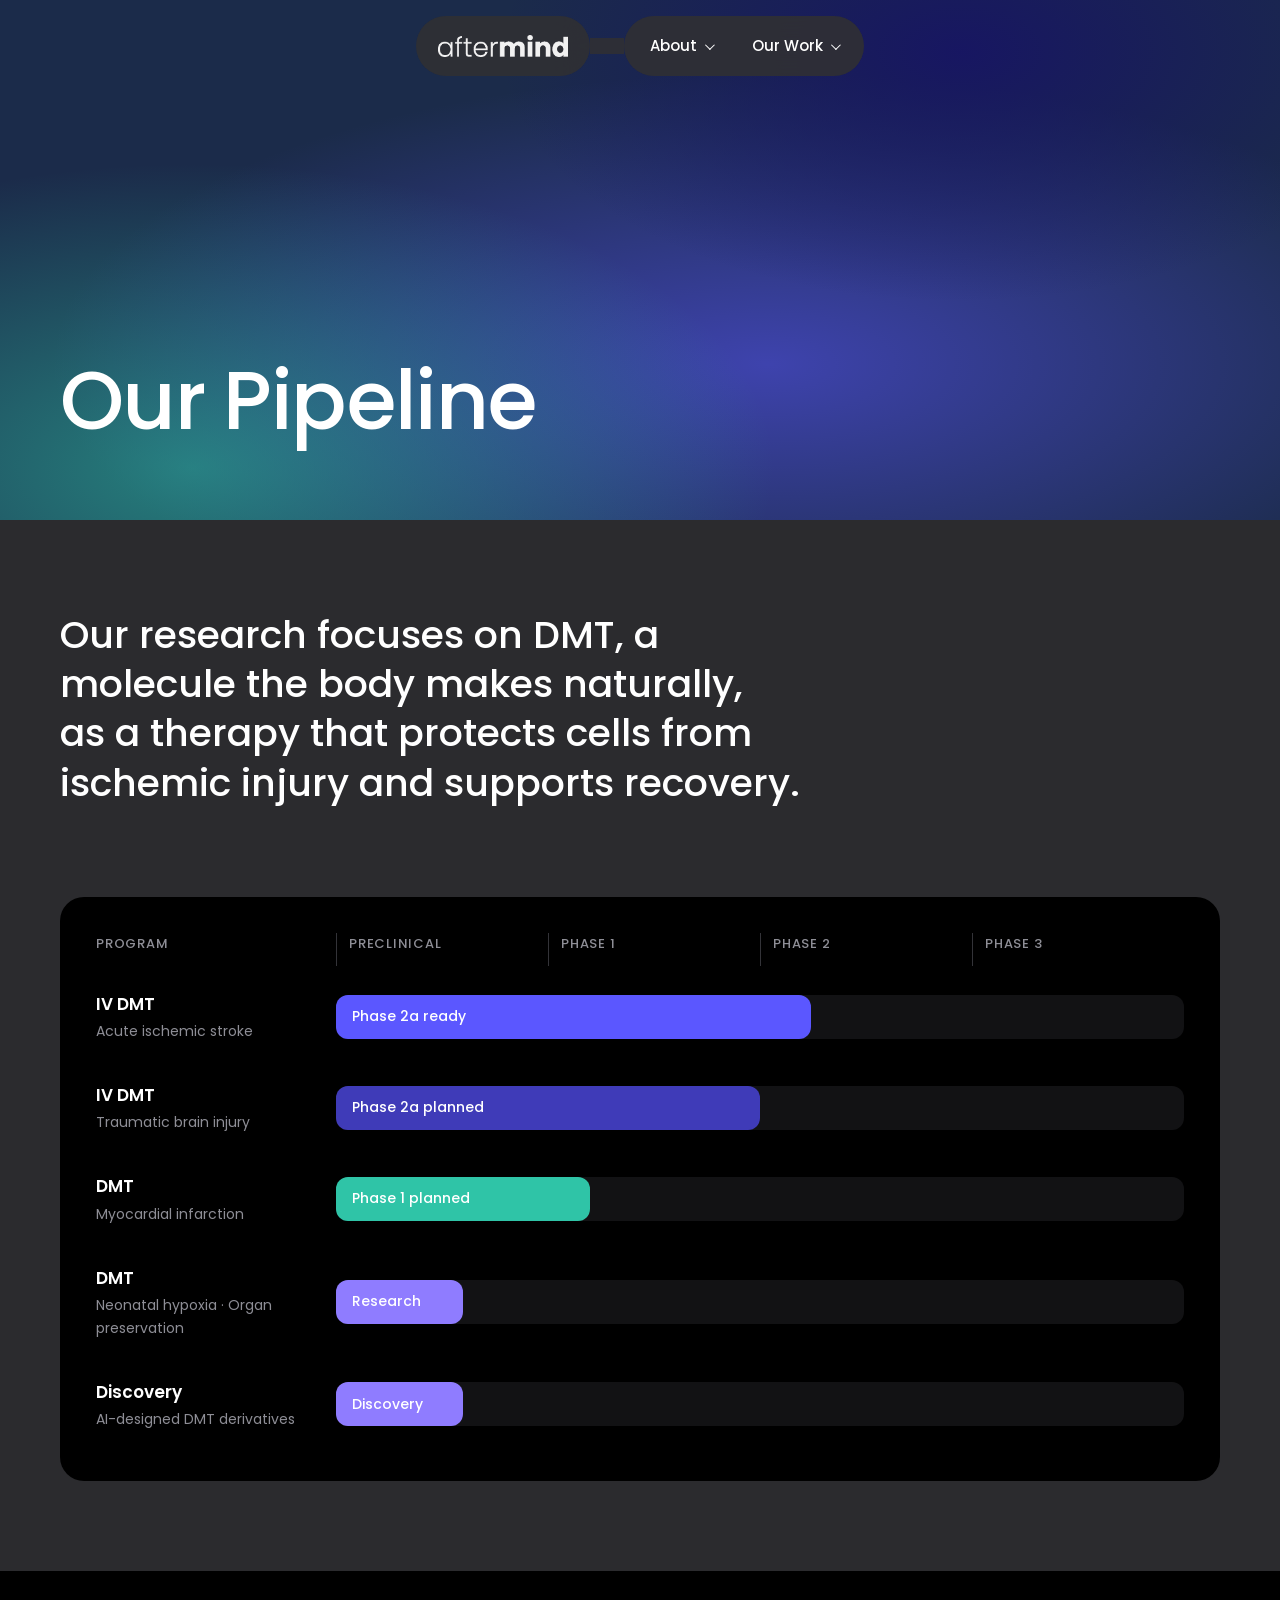
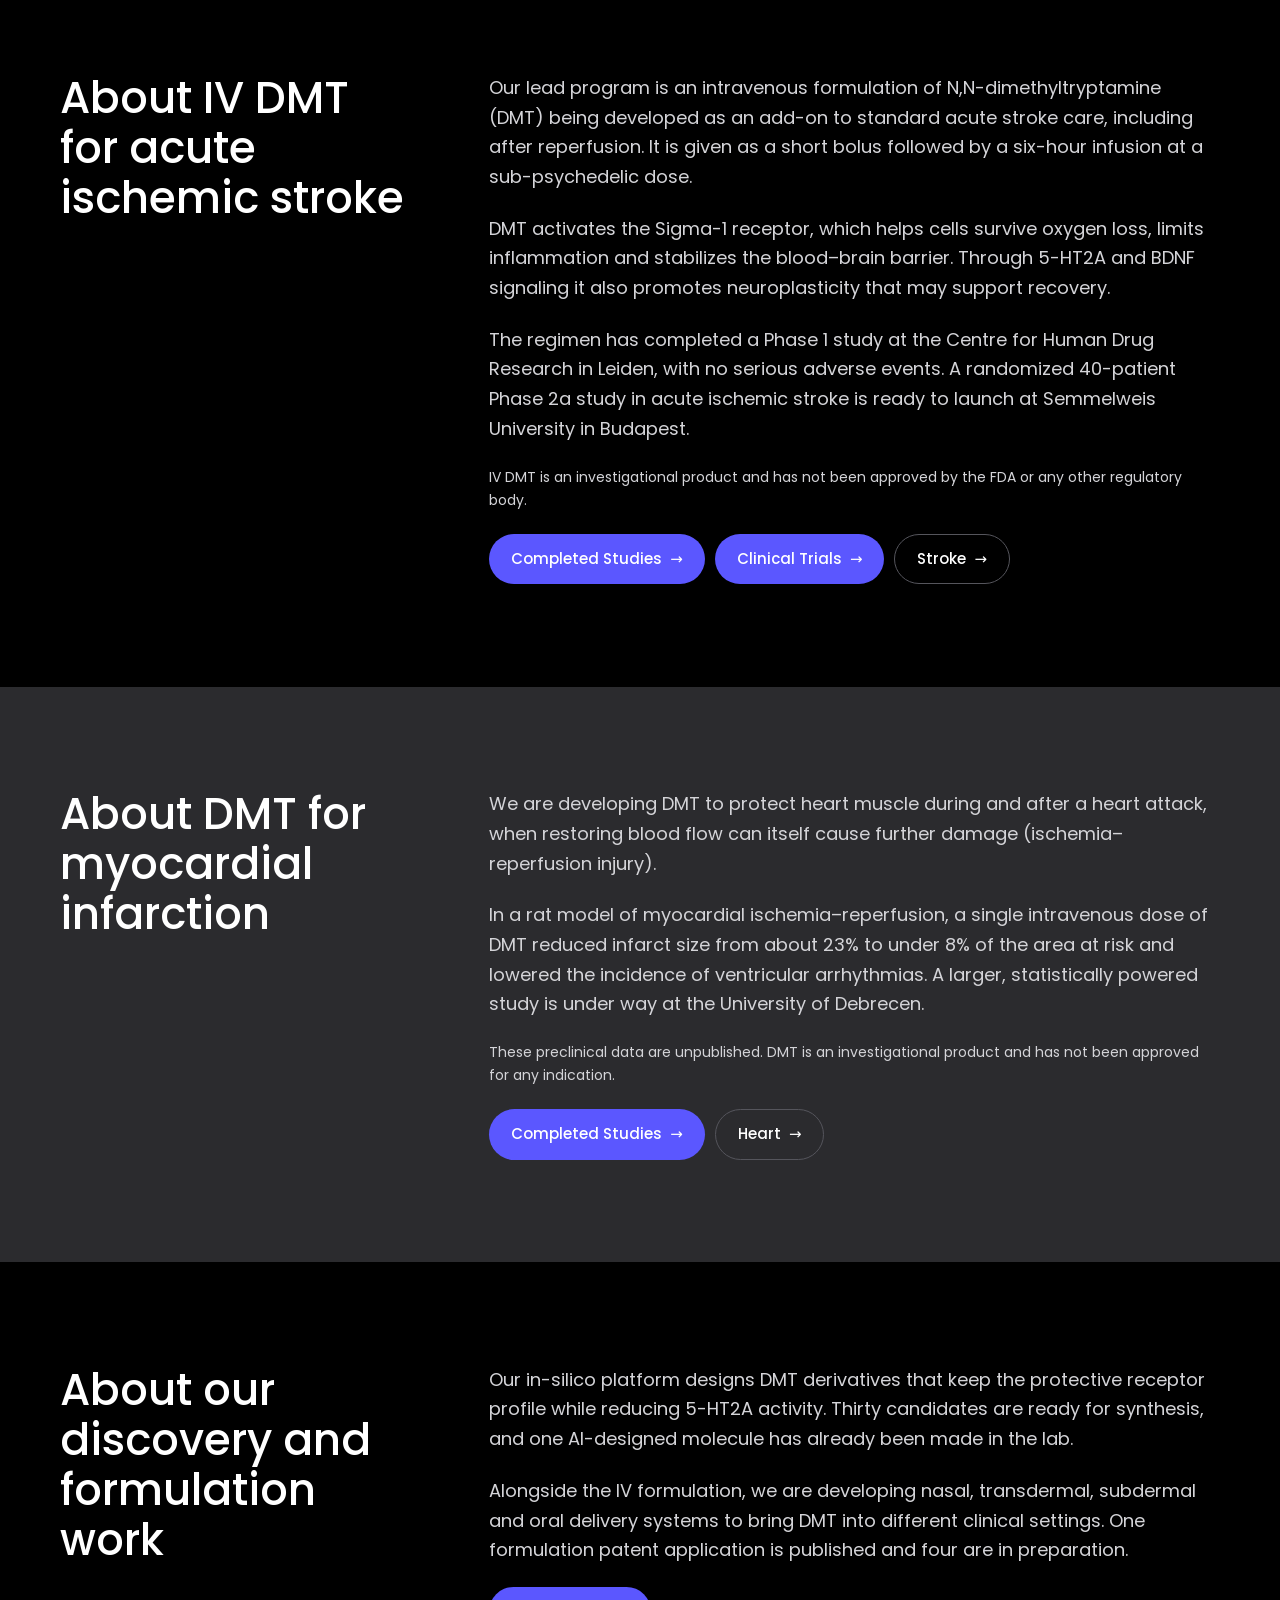
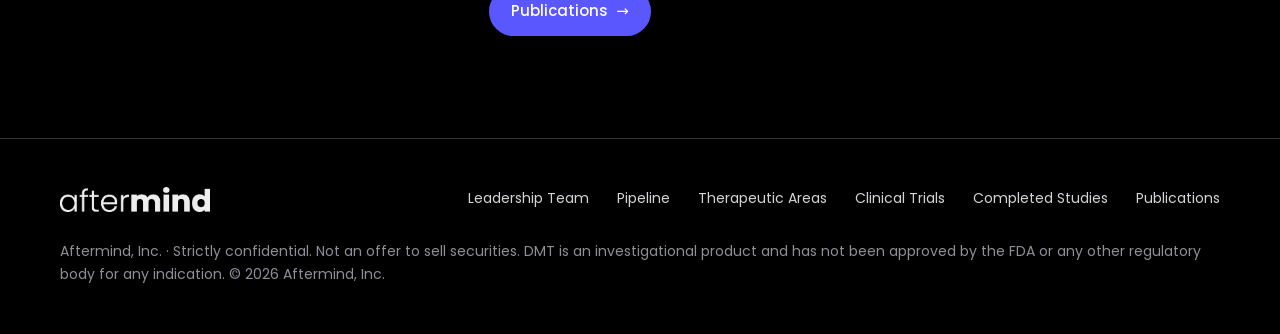
<file: pipeline.html>
<!doctype html>
<html lang="en">
<head>
<meta charset="utf-8">
<meta name="viewport" content="width=device-width,initial-scale=1,viewport-fit=cover">
<title>Pipeline | Aftermind</title>
<meta name="description" content="Aftermind's development pipeline of DMT-based therapies for ischemia and hypoxia.">
<link rel="preconnect" href="https://fonts.googleapis.com">
<link rel="preconnect" href="https://fonts.gstatic.com" crossorigin>
<link rel="stylesheet" href="https://fonts.googleapis.com/css2?family=Poppins:wght@400;500;600&display=swap">
<link rel="stylesheet" href="site.css">
</head>
<body>
<header class="nav"><nav class="capsule" aria-label="Main">
  <div class="pod l"><a href="index.html" aria-label="Aftermind home"><img class="logo" src="logo-white.png" alt="Aftermind"></a></div>
  <div class="bridge" aria-hidden="true"></div>
  <div class="pod r">
    <details class="menu"><summary>About</summary><div class="drop"><a href="leadership-team.html">Leadership Team</a></div></details>
    <details class="menu"><summary>Our Work</summary><div class="drop"><a href="pipeline.html" aria-current="page">Pipeline</a><a href="therapeutic-areas.html">Therapeutic Areas</a><a href="clinical-trials.html">Clinical Trials</a><a href="completed-studies.html">Completed Studies</a><a href="publications.html">Publications</a></div></details>
  </div>
</nav></header>
<main>
<section class="hero grad"><div class="wrap"><h1>Our Pipeline</h1></div></section>
<section class="intro"><div class="wrap"><h2>Our research focuses on DMT, a molecule the body makes naturally, as a therapy that protects cells from ischemic injury and supports recovery.</h2></div></section>
<section class="pchart"><div class="wrap"><div class="pc" role="table" aria-label="Pipeline by development stage">
  <div class="pc-grid">
    <div class="pc-h" role="columnheader">Program</div><div class="pc-h" role="columnheader">Preclinical</div><div class="pc-h" role="columnheader">Phase 1</div><div class="pc-h" role="columnheader">Phase 2</div><div class="pc-h" role="columnheader">Phase 3</div>
    <div class="pc-name" role="rowheader"><b>IV DMT</b><span>Acute ischemic stroke</span></div><div class="pc-track"><i style="width:56%;background:var(--blue)">Phase 2a ready</i></div>
    <div class="pc-name" role="rowheader"><b>IV DMT</b><span>Traumatic brain injury</span></div><div class="pc-track"><i style="width:50%;background:#3f3bb8">Phase 2a planned</i></div>
    <div class="pc-name" role="rowheader"><b>DMT</b><span>Myocardial infarction</span></div><div class="pc-track"><i style="width:30%;background:var(--teal)">Phase 1 planned</i></div>
    <div class="pc-name" role="rowheader"><b>DMT</b><span>Neonatal hypoxia · Organ preservation</span></div><div class="pc-track"><i style="width:15%;background:var(--violet)">Research</i></div>
    <div class="pc-name" role="rowheader"><b>Discovery</b><span>AI-designed DMT derivatives</span></div><div class="pc-track"><i style="width:15%;background:var(--violet)">Discovery</i></div>
  </div>
</div></div></section>

<section class="block"><div class="wrap">
  <h2>About IV DMT for acute ischemic stroke</h2>
  <div class="body">
    <p>Our lead program is an intravenous formulation of N,N-dimethyltryptamine (DMT) being developed as an add-on to standard acute stroke care, including after reperfusion. It is given as a short bolus followed by a six-hour infusion at a sub-psychedelic dose.</p>
    <p>DMT activates the Sigma-1 receptor, which helps cells survive oxygen loss, limits inflammation and stabilizes the blood–brain barrier. Through 5-HT2A and BDNF signaling it also promotes neuroplasticity that may support recovery.</p>
    <p>The regimen has completed a Phase 1 study at the Centre for Human Drug Research in Leiden, with no serious adverse events. A randomized 40-patient Phase 2a study in acute ischemic stroke is ready to launch at Semmelweis University in Budapest.</p>
    <p class="note">IV DMT is an investigational product and has not been approved by the FDA or any other regulatory body.</p>
    <div class="pills"><a class="pill" href="completed-studies.html">Completed Studies</a><a class="pill" href="clinical-trials.html">Clinical Trials</a><a class="pill ghost" href="therapeutic-areas.html#stroke">Stroke</a></div>
  </div>
</div></section>

<section class="block alt"><div class="wrap">
  <h2>About DMT for myocardial infarction</h2>
  <div class="body">
    <p>We are developing DMT to protect heart muscle during and after a heart attack, when restoring blood flow can itself cause further damage (ischemia–reperfusion injury).</p>
    <p>In a rat model of myocardial ischemia–reperfusion, a single intravenous dose of DMT reduced infarct size from about 23% to under 8% of the area at risk and lowered the incidence of ventricular arrhythmias. A larger, statistically powered study is under way at the University of Debrecen.</p>
    <p class="note">These preclinical data are unpublished. DMT is an investigational product and has not been approved for any indication.</p>
    <div class="pills"><a class="pill" href="completed-studies.html#heart">Completed Studies</a><a class="pill ghost" href="therapeutic-areas.html#heart">Heart</a></div>
  </div>
</div></section>

<section class="block"><div class="wrap">
  <h2>About our discovery and formulation work</h2>
  <div class="body">
    <p>Our in-silico platform designs DMT derivatives that keep the protective receptor profile while reducing 5-HT2A activity. Thirty candidates are ready for synthesis, and one AI-designed molecule has already been made in the lab.</p>
    <p>Alongside the IV formulation, we are developing nasal, transdermal, subdermal and oral delivery systems to bring DMT into different clinical settings. One formulation patent application is published and four are in preparation.</p>
    <div class="pills"><a class="pill" href="publications.html">Publications</a></div>
  </div>
</div></section>
</main>
<footer><div class="wrap">
  <div class="top"><a href="index.html" aria-label="Aftermind home"><img class="logo" src="logo-white.png" alt="Aftermind"></a>
  <nav aria-label="Footer"><a href="leadership-team.html">Leadership Team</a><a href="pipeline.html">Pipeline</a><a href="therapeutic-areas.html">Therapeutic Areas</a><a href="clinical-trials.html">Clinical Trials</a><a href="completed-studies.html">Completed Studies</a><a href="publications.html">Publications</a></nav></div>
  <p>Aftermind, Inc. · Strictly confidential. Not an offer to sell securities. DMT is an investigational product and has not been approved by the FDA or any other regulatory body for any indication. © 2026 Aftermind, Inc.</p>
</div></footer>
<script>
document.addEventListener('click', e => {
  document.querySelectorAll('details.menu[open]').forEach(d => { if (!d.contains(e.target)) d.open = false; });
});
document.querySelectorAll('details.menu').forEach(d => d.addEventListener('toggle', () => {
  if (d.open) document.querySelectorAll('details.menu[open]').forEach(o => { if (o !== d) o.open = false; });
}));
document.addEventListener('keydown', e => { if (e.key === 'Escape') document.querySelectorAll('details.menu[open]').forEach(d => d.open = false); });
</script>

</body>
</html>
</file>
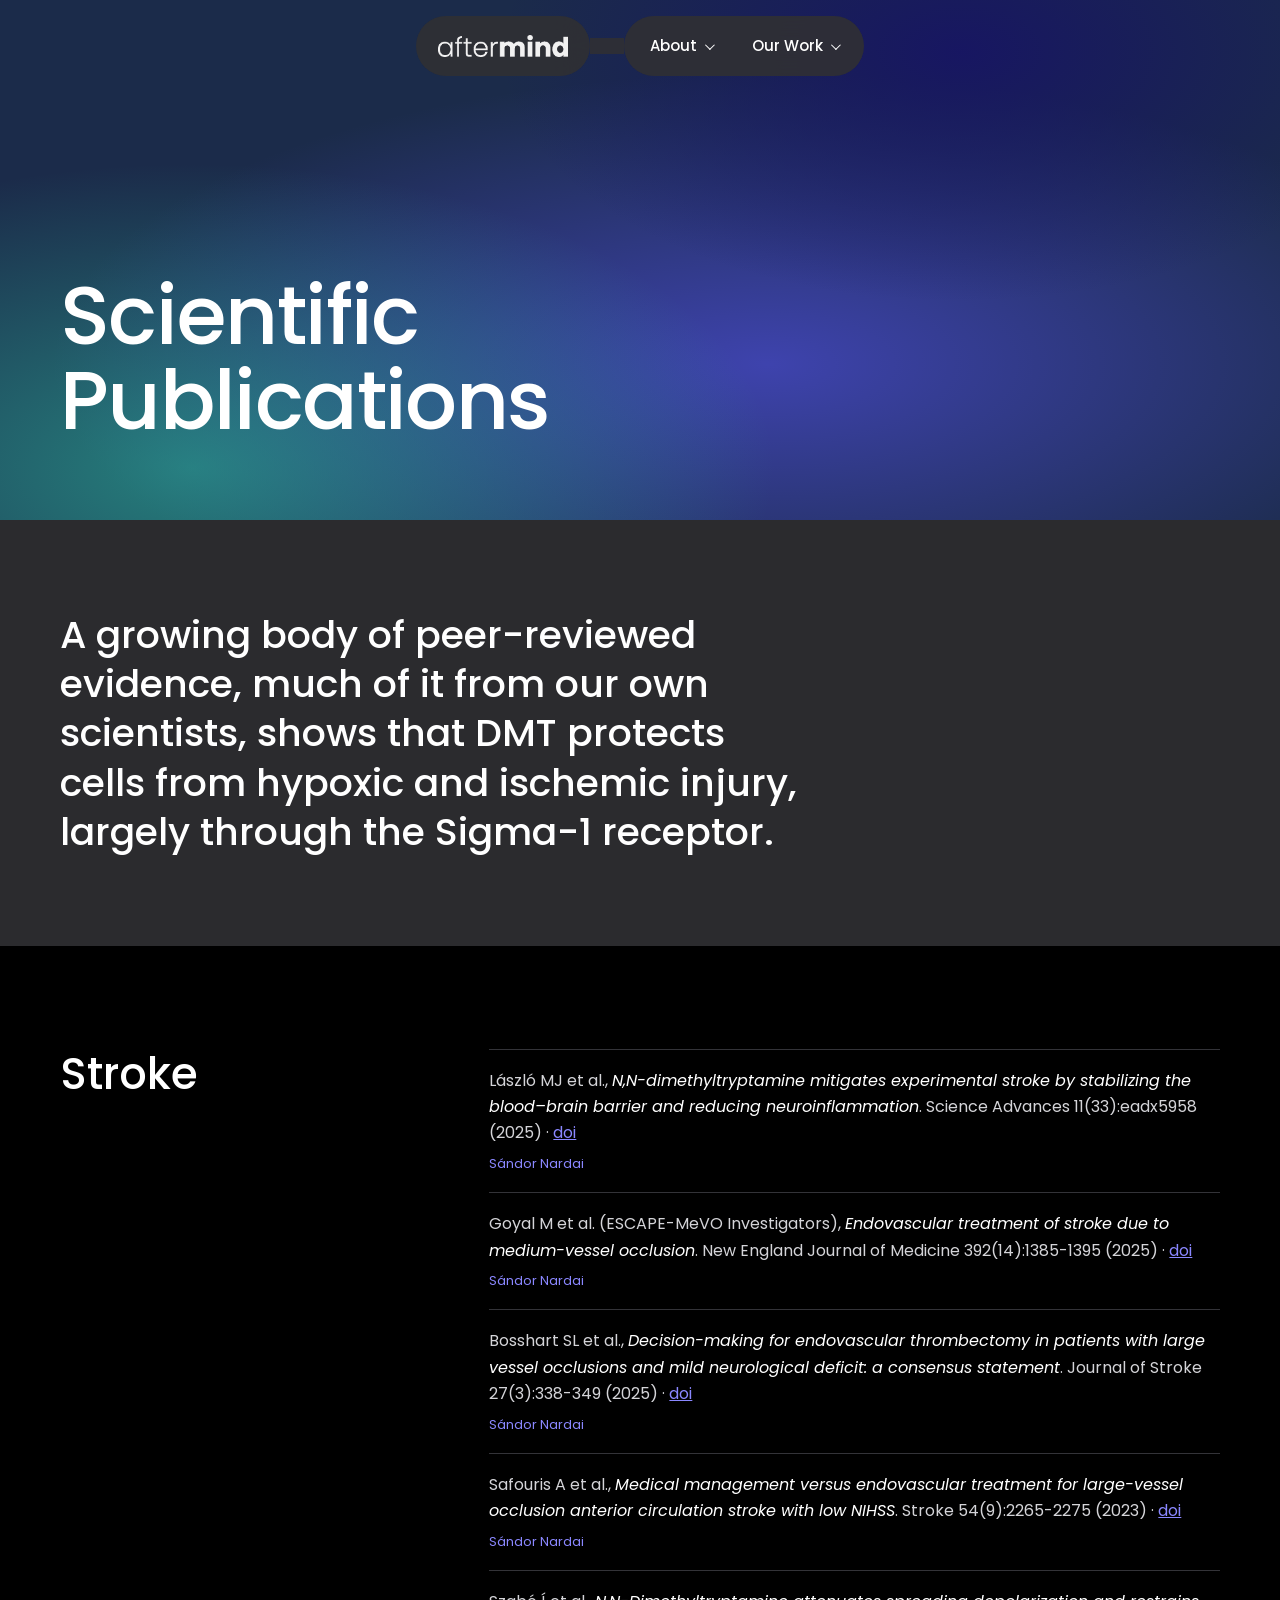
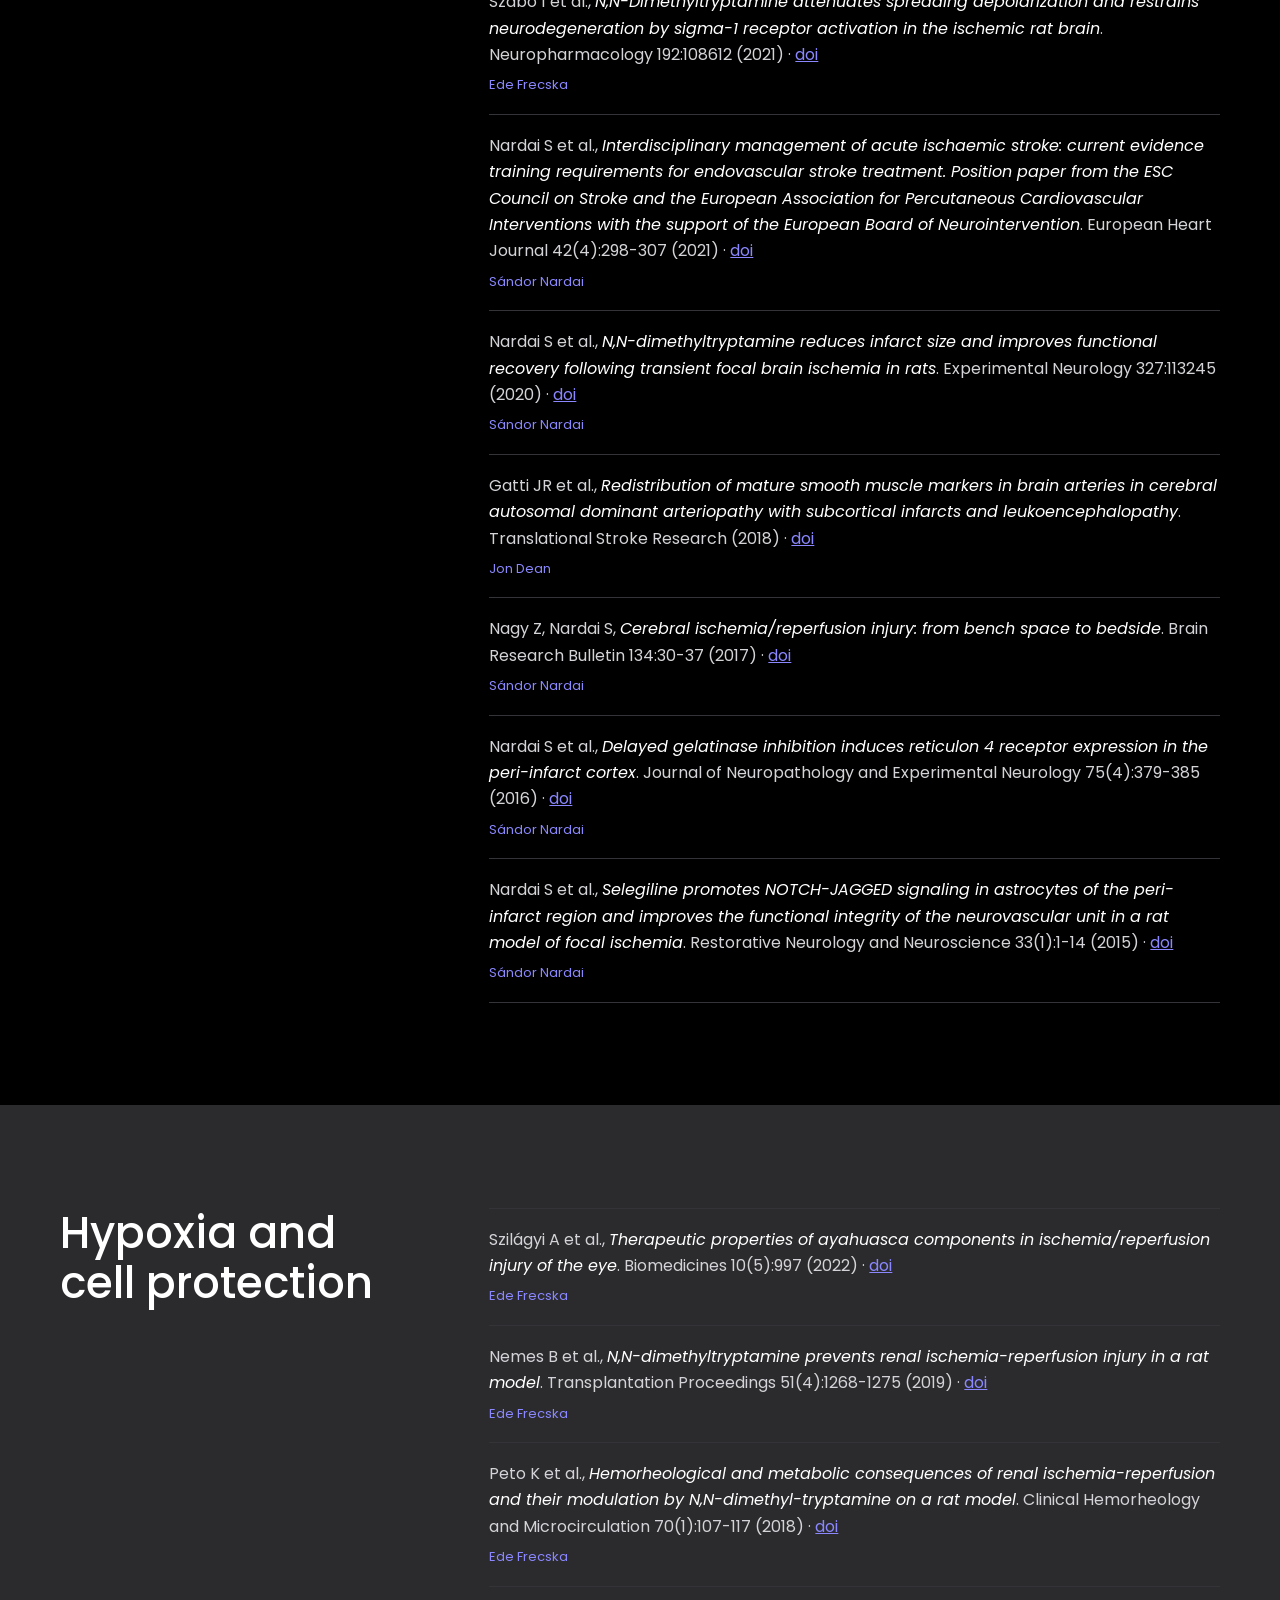
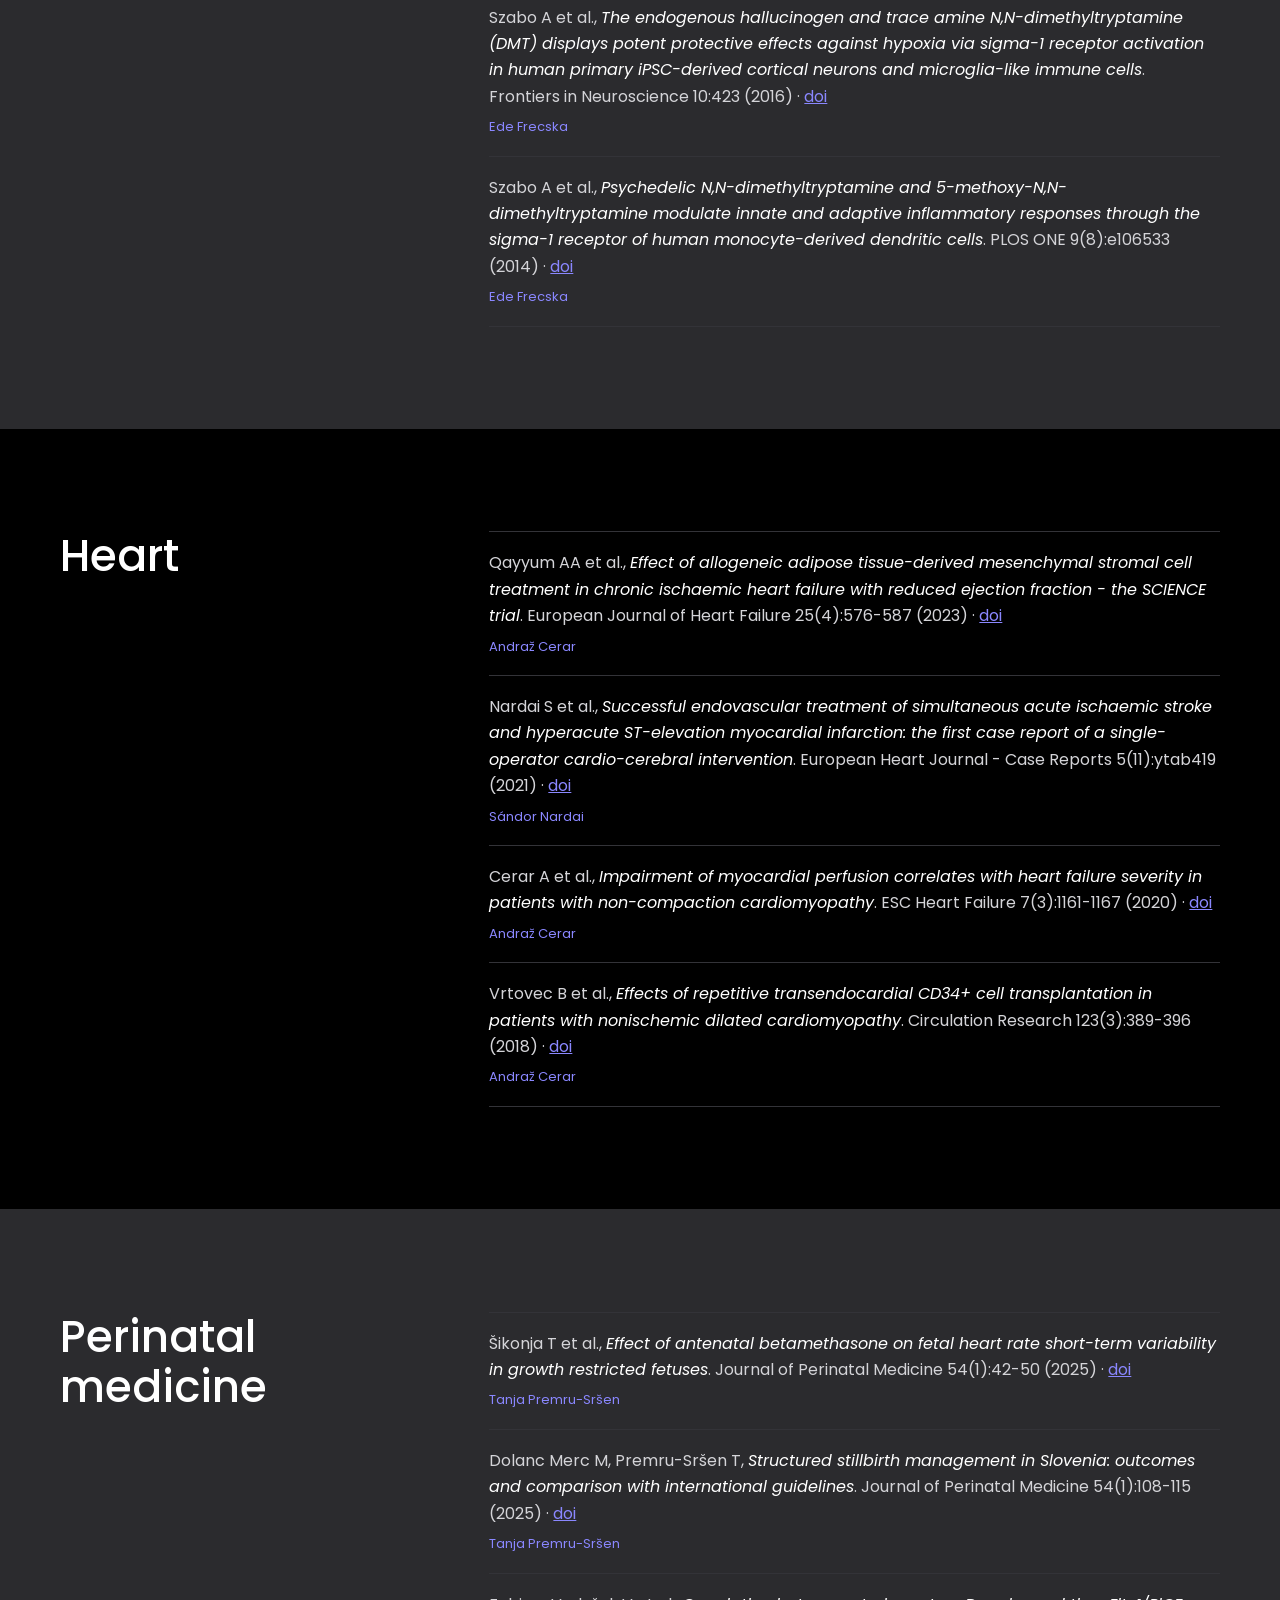
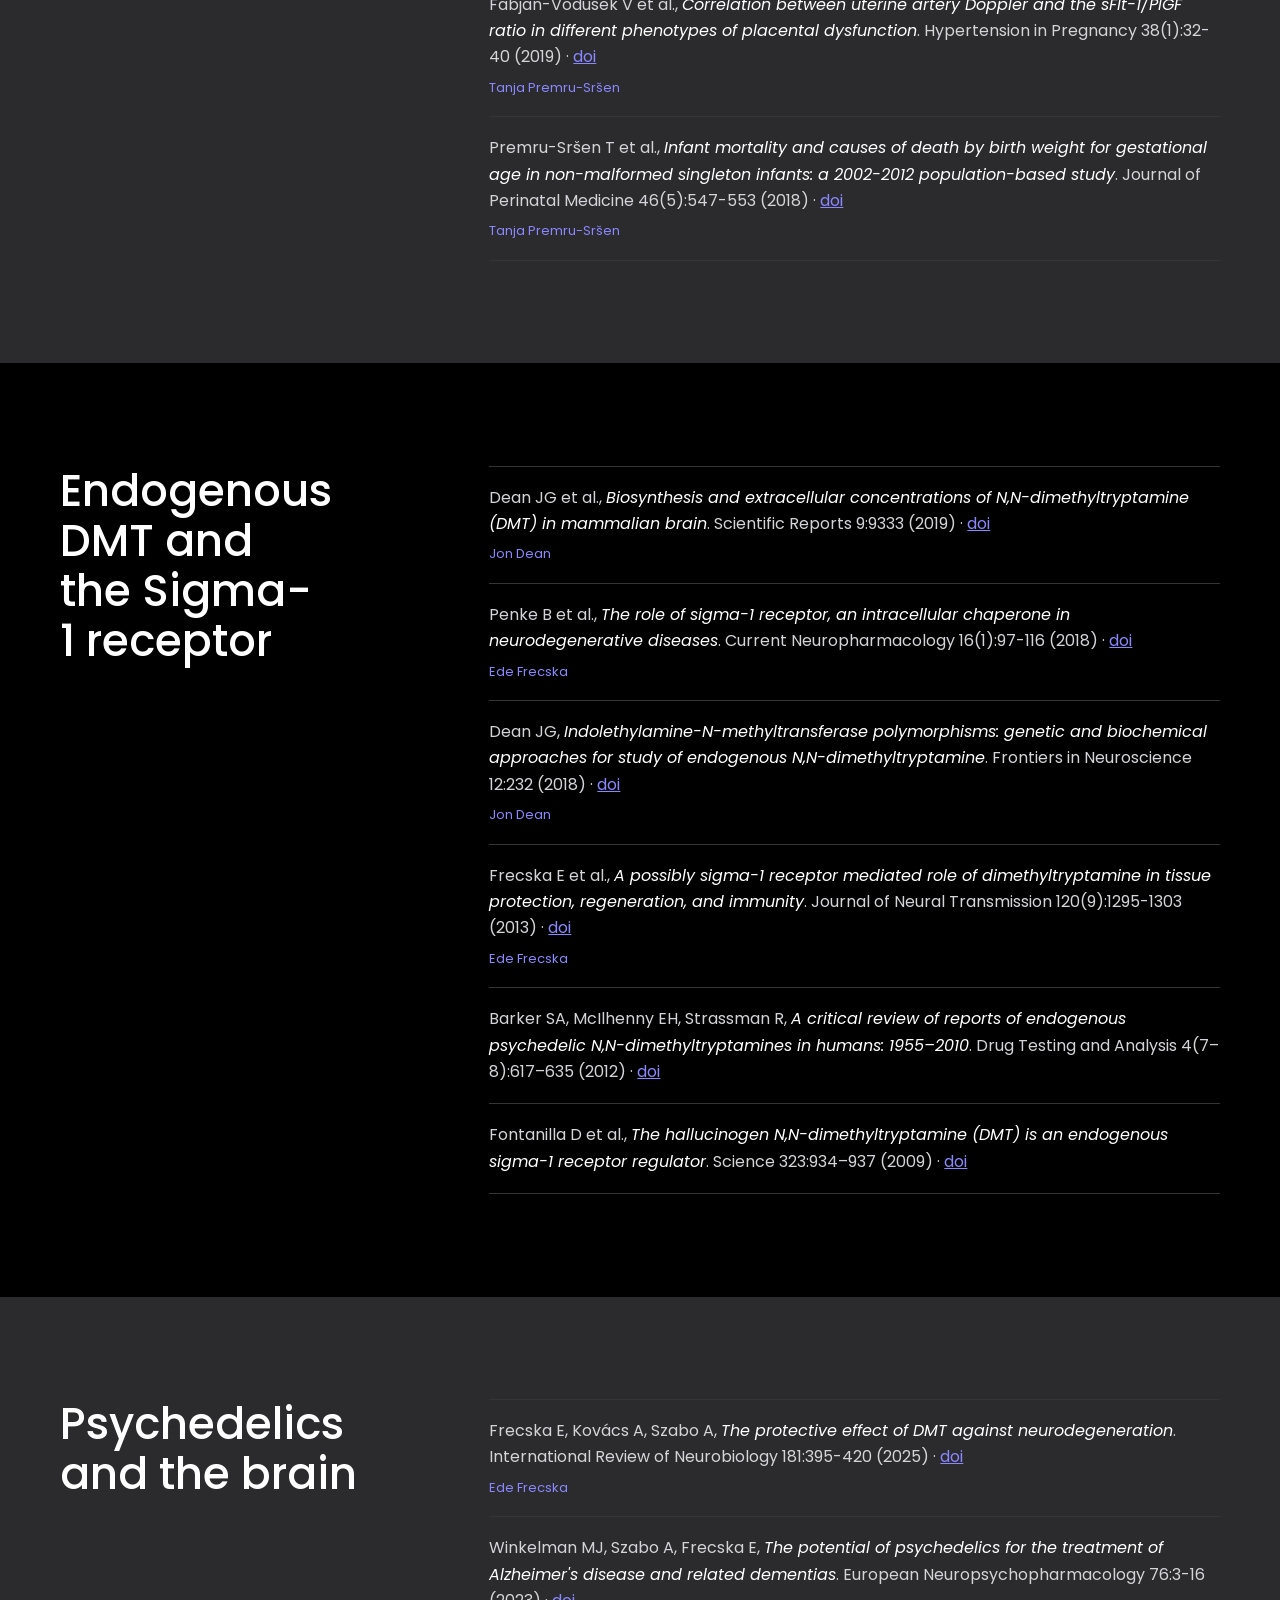
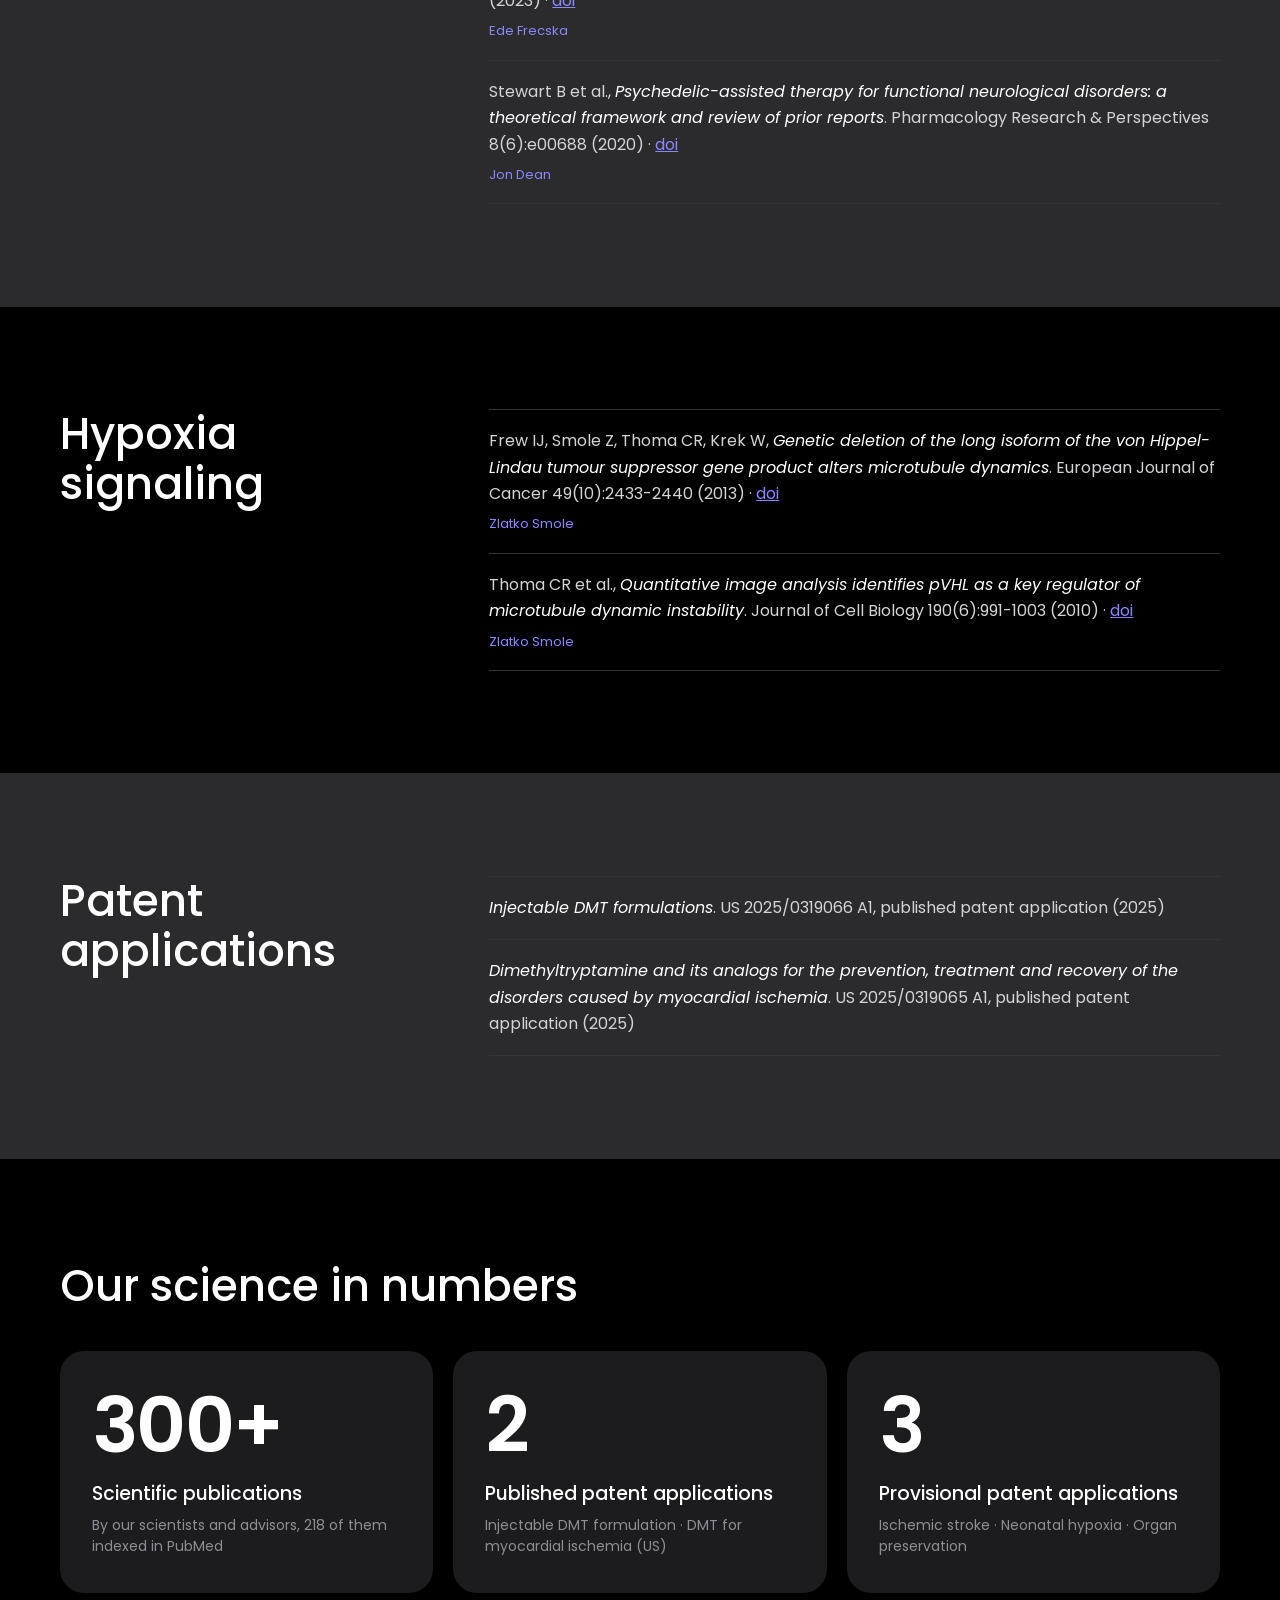
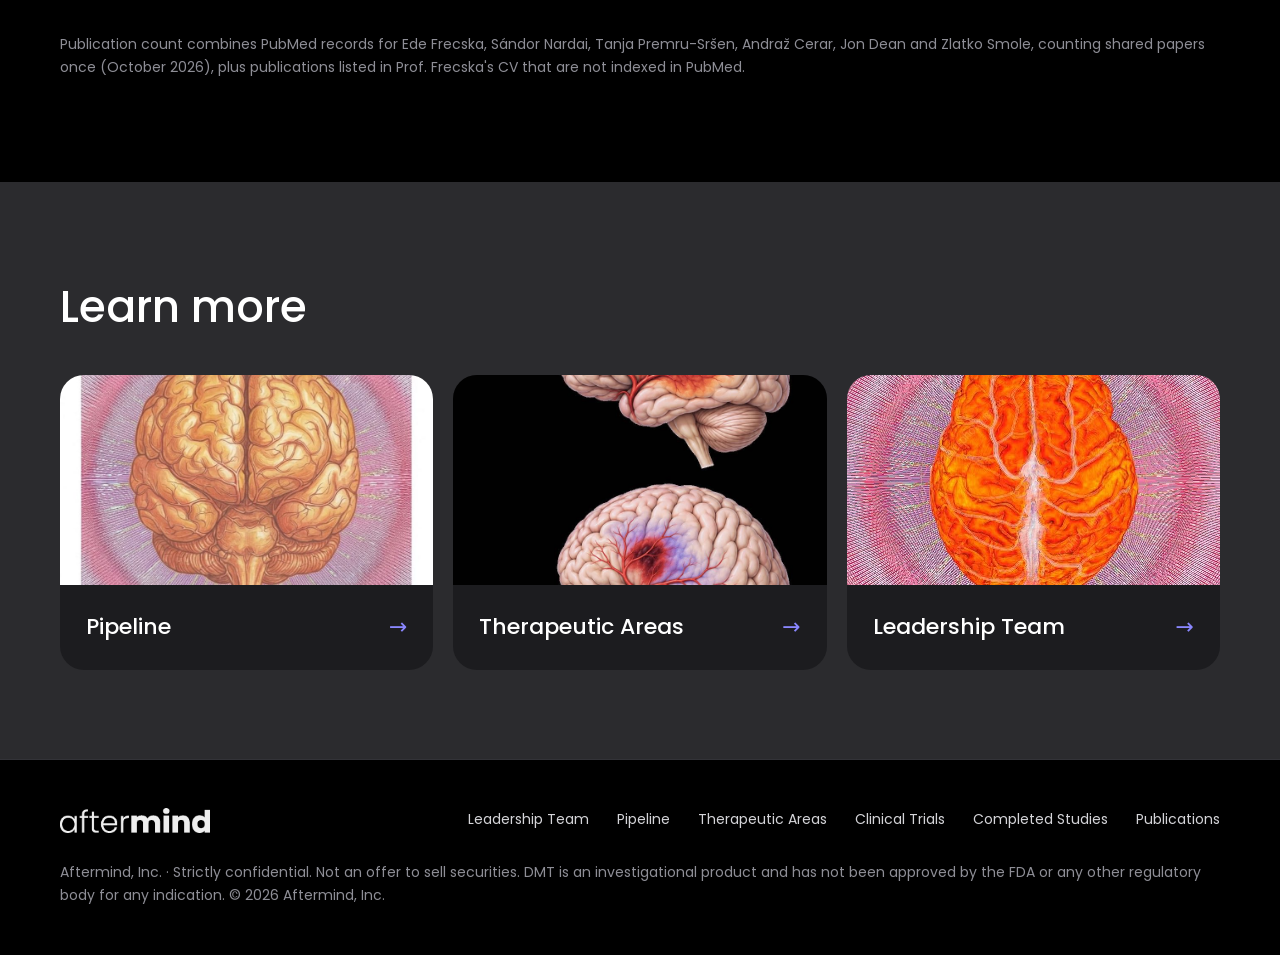
<file: publications.html>
<!doctype html>
<html lang="en">
<head>
<meta charset="utf-8">
<meta name="viewport" content="width=device-width,initial-scale=1,viewport-fit=cover">
<title>Publications | Aftermind</title>
<meta name="description" content="Scientific publications by Aftermind's scientists and collaborators.">
<link rel="preconnect" href="https://fonts.googleapis.com">
<link rel="preconnect" href="https://fonts.gstatic.com" crossorigin>
<link rel="stylesheet" href="https://fonts.googleapis.com/css2?family=Poppins:wght@400;500;600&display=swap">
<link rel="stylesheet" href="site.css">
</head>
<body>
<header class="nav"><nav class="capsule" aria-label="Main">
  <div class="pod l"><a href="index.html" aria-label="Aftermind home"><img class="logo" src="logo-white.png" alt="Aftermind"></a></div>
  <div class="bridge" aria-hidden="true"></div>
  <div class="pod r">
    <details class="menu"><summary>About</summary><div class="drop"><a href="leadership-team.html">Leadership Team</a></div></details>
    <details class="menu"><summary>Our Work</summary><div class="drop"><a href="pipeline.html">Pipeline</a><a href="therapeutic-areas.html">Therapeutic Areas</a><a href="clinical-trials.html">Clinical Trials</a><a href="completed-studies.html">Completed Studies</a><a href="publications.html" aria-current="page">Publications</a></div></details>
  </div>
</nav></header>
<main>
<section class="hero grad"><div class="wrap"><h1>Scientific Publications</h1></div></section><section class="intro"><div class="wrap"><h2>A growing body of peer-reviewed evidence, much of it from our own scientists, shows that DMT protects cells from hypoxic and ischemic injury, largely through the Sigma-1 receptor.</h2></div></section><section class="block"><div class="wrap"><h2>Stroke</h2><div class="body"><ul class="refs"><li>László MJ et al., <i>N,N-dimethyltryptamine mitigates experimental stroke by stabilizing the blood–brain barrier and reducing neuroinflammation</i>. Science Advances 11(33):eadx5958 (2025) · <a href="https://doi.org/10.1126/sciadv.adx5958" target="_blank" rel="noopener">doi</a><span class="who">Sándor Nardai</span></li><li>Goyal M et al. (ESCAPE-MeVO Investigators), <i>Endovascular treatment of stroke due to medium-vessel occlusion</i>. New England Journal of Medicine 392(14):1385-1395 (2025) · <a href="https://doi.org/10.1056/NEJMoa2411668" target="_blank" rel="noopener">doi</a><span class="who">Sándor Nardai</span></li><li>Bosshart SL et al., <i>Decision-making for endovascular thrombectomy in patients with large vessel occlusions and mild neurological deficit: a consensus statement</i>. Journal of Stroke 27(3):338-349 (2025) · <a href="https://doi.org/10.5853/jos.2025.00304" target="_blank" rel="noopener">doi</a><span class="who">Sándor Nardai</span></li><li>Safouris A et al., <i>Medical management versus endovascular treatment for large-vessel occlusion anterior circulation stroke with low NIHSS</i>. Stroke 54(9):2265-2275 (2023) · <a href="https://doi.org/10.1161/STROKEAHA.123.043937" target="_blank" rel="noopener">doi</a><span class="who">Sándor Nardai</span></li><li>Szabó Í et al., <i>N,N-Dimethyltryptamine attenuates spreading depolarization and restrains neurodegeneration by sigma-1 receptor activation in the ischemic rat brain</i>. Neuropharmacology 192:108612 (2021) · <a href="https://doi.org/10.1016/j.neuropharm.2021.108612" target="_blank" rel="noopener">doi</a><span class="who">Ede Frecska</span></li><li>Nardai S et al., <i>Interdisciplinary management of acute ischaemic stroke: current evidence training requirements for endovascular stroke treatment. Position paper from the ESC Council on Stroke and the European Association for Percutaneous Cardiovascular Interventions with the support of the European Board of Neurointervention</i>. European Heart Journal 42(4):298-307 (2021) · <a href="https://doi.org/10.1093/eurheartj/ehaa833" target="_blank" rel="noopener">doi</a><span class="who">Sándor Nardai</span></li><li>Nardai S et al., <i>N,N-dimethyltryptamine reduces infarct size and improves functional recovery following transient focal brain ischemia in rats</i>. Experimental Neurology 327:113245 (2020) · <a href="https://doi.org/10.1016/j.expneurol.2020.113245" target="_blank" rel="noopener">doi</a><span class="who">Sándor Nardai</span></li><li>Gatti JR et al., <i>Redistribution of mature smooth muscle markers in brain arteries in cerebral autosomal dominant arteriopathy with subcortical infarcts and leukoencephalopathy</i>. Translational Stroke Research (2018) · <a href="https://doi.org/10.1007/s12975-018-0643-x" target="_blank" rel="noopener">doi</a><span class="who">Jon Dean</span></li><li>Nagy Z, Nardai S, <i>Cerebral ischemia/reperfusion injury: from bench space to bedside</i>. Brain Research Bulletin 134:30-37 (2017) · <a href="https://doi.org/10.1016/j.brainresbull.2017.06.011" target="_blank" rel="noopener">doi</a><span class="who">Sándor Nardai</span></li><li>Nardai S et al., <i>Delayed gelatinase inhibition induces reticulon 4 receptor expression in the peri-infarct cortex</i>. Journal of Neuropathology and Experimental Neurology 75(4):379-385 (2016) · <a href="https://doi.org/10.1093/jnen/nlw011" target="_blank" rel="noopener">doi</a><span class="who">Sándor Nardai</span></li><li>Nardai S et al., <i>Selegiline promotes NOTCH-JAGGED signaling in astrocytes of the peri-infarct region and improves the functional integrity of the neurovascular unit in a rat model of focal ischemia</i>. Restorative Neurology and Neuroscience 33(1):1-14 (2015) · <a href="https://doi.org/10.3233/RNN-140420" target="_blank" rel="noopener">doi</a><span class="who">Sándor Nardai</span></li></ul></div></div></section><section class="block alt"><div class="wrap"><h2>Hypoxia and cell protection</h2><div class="body"><ul class="refs"><li>Szilágyi A et al., <i>Therapeutic properties of ayahuasca components in ischemia/reperfusion injury of the eye</i>. Biomedicines 10(5):997 (2022) · <a href="https://doi.org/10.3390/biomedicines10050997" target="_blank" rel="noopener">doi</a><span class="who">Ede Frecska</span></li><li>Nemes B et al., <i>N,N-dimethyltryptamine prevents renal ischemia-reperfusion injury in a rat model</i>. Transplantation Proceedings 51(4):1268-1275 (2019) · <a href="https://doi.org/10.1016/j.transproceed.2019.04.005" target="_blank" rel="noopener">doi</a><span class="who">Ede Frecska</span></li><li>Peto K et al., <i>Hemorheological and metabolic consequences of renal ischemia-reperfusion and their modulation by N,N-dimethyl-tryptamine on a rat model</i>. Clinical Hemorheology and Microcirculation 70(1):107-117 (2018) · <a href="https://doi.org/10.3233/CH-170361" target="_blank" rel="noopener">doi</a><span class="who">Ede Frecska</span></li><li>Szabo A et al., <i>The endogenous hallucinogen and trace amine N,N-dimethyltryptamine (DMT) displays potent protective effects against hypoxia via sigma-1 receptor activation in human primary iPSC-derived cortical neurons and microglia-like immune cells</i>. Frontiers in Neuroscience 10:423 (2016) · <a href="https://doi.org/10.3389/fnins.2016.00423" target="_blank" rel="noopener">doi</a><span class="who">Ede Frecska</span></li><li>Szabo A et al., <i>Psychedelic N,N-dimethyltryptamine and 5-methoxy-N,N-dimethyltryptamine modulate innate and adaptive inflammatory responses through the sigma-1 receptor of human monocyte-derived dendritic cells</i>. PLOS ONE 9(8):e106533 (2014) · <a href="https://doi.org/10.1371/journal.pone.0106533" target="_blank" rel="noopener">doi</a><span class="who">Ede Frecska</span></li></ul></div></div></section><section class="block"><div class="wrap"><h2>Heart</h2><div class="body"><ul class="refs"><li>Qayyum AA et al., <i>Effect of allogeneic adipose tissue-derived mesenchymal stromal cell treatment in chronic ischaemic heart failure with reduced ejection fraction - the SCIENCE trial</i>. European Journal of Heart Failure 25(4):576-587 (2023) · <a href="https://doi.org/10.1002/ejhf.2772" target="_blank" rel="noopener">doi</a><span class="who">Andraž Cerar</span></li><li>Nardai S et al., <i>Successful endovascular treatment of simultaneous acute ischaemic stroke and hyperacute ST-elevation myocardial infarction: the first case report of a single-operator cardio-cerebral intervention</i>. European Heart Journal - Case Reports 5(11):ytab419 (2021) · <a href="https://doi.org/10.1093/ehjcr/ytab419" target="_blank" rel="noopener">doi</a><span class="who">Sándor Nardai</span></li><li>Cerar A et al., <i>Impairment of myocardial perfusion correlates with heart failure severity in patients with non-compaction cardiomyopathy</i>. ESC Heart Failure 7(3):1161-1167 (2020) · <a href="https://doi.org/10.1002/ehf2.12631" target="_blank" rel="noopener">doi</a><span class="who">Andraž Cerar</span></li><li>Vrtovec B et al., <i>Effects of repetitive transendocardial CD34+ cell transplantation in patients with nonischemic dilated cardiomyopathy</i>. Circulation Research 123(3):389-396 (2018) · <a href="https://doi.org/10.1161/CIRCRESAHA.117.312170" target="_blank" rel="noopener">doi</a><span class="who">Andraž Cerar</span></li></ul></div></div></section><section class="block alt"><div class="wrap"><h2>Perinatal medicine</h2><div class="body"><ul class="refs"><li>Šikonja T et al., <i>Effect of antenatal betamethasone on fetal heart rate short-term variability in growth restricted fetuses</i>. Journal of Perinatal Medicine 54(1):42-50 (2025) · <a href="https://doi.org/10.1515/jpm-2025-0351" target="_blank" rel="noopener">doi</a><span class="who">Tanja Premru-Sršen</span></li><li>Dolanc Merc M, Premru-Sršen T, <i>Structured stillbirth management in Slovenia: outcomes and comparison with international guidelines</i>. Journal of Perinatal Medicine 54(1):108-115 (2025) · <a href="https://doi.org/10.1515/jpm-2025-0325" target="_blank" rel="noopener">doi</a><span class="who">Tanja Premru-Sršen</span></li><li>Fabjan-Vodušek V et al., <i>Correlation between uterine artery Doppler and the sFlt-1/PlGF ratio in different phenotypes of placental dysfunction</i>. Hypertension in Pregnancy 38(1):32-40 (2019) · <a href="https://doi.org/10.1080/10641955.2018.1550579" target="_blank" rel="noopener">doi</a><span class="who">Tanja Premru-Sršen</span></li><li>Premru-Sršen T et al., <i>Infant mortality and causes of death by birth weight for gestational age in non-malformed singleton infants: a 2002-2012 population-based study</i>. Journal of Perinatal Medicine 46(5):547-553 (2018) · <a href="https://doi.org/10.1515/jpm-2017-0103" target="_blank" rel="noopener">doi</a><span class="who">Tanja Premru-Sršen</span></li></ul></div></div></section><section class="block"><div class="wrap"><h2>Endogenous DMT and the Sigma-1 receptor</h2><div class="body"><ul class="refs"><li>Dean JG et al., <i>Biosynthesis and extracellular concentrations of N,N-dimethyltryptamine (DMT) in mammalian brain</i>. Scientific Reports 9:9333 (2019) · <a href="https://doi.org/10.1038/s41598-019-45812-w" target="_blank" rel="noopener">doi</a><span class="who">Jon Dean</span></li><li>Penke B et al., <i>The role of sigma-1 receptor, an intracellular chaperone in neurodegenerative diseases</i>. Current Neuropharmacology 16(1):97-116 (2018) · <a href="https://doi.org/10.2174/1570159X15666170529104323" target="_blank" rel="noopener">doi</a><span class="who">Ede Frecska</span></li><li>Dean JG, <i>Indolethylamine-N-methyltransferase polymorphisms: genetic and biochemical approaches for study of endogenous N,N-dimethyltryptamine</i>. Frontiers in Neuroscience 12:232 (2018) · <a href="https://doi.org/10.3389/fnins.2018.00232" target="_blank" rel="noopener">doi</a><span class="who">Jon Dean</span></li><li>Frecska E et al., <i>A possibly sigma-1 receptor mediated role of dimethyltryptamine in tissue protection, regeneration, and immunity</i>. Journal of Neural Transmission 120(9):1295-1303 (2013) · <a href="https://doi.org/10.1007/s00702-013-1024-y" target="_blank" rel="noopener">doi</a><span class="who">Ede Frecska</span></li><li>Barker SA, McIlhenny EH, Strassman R, <i>A critical review of reports of endogenous psychedelic N,N-dimethyltryptamines in humans: 1955–2010</i>. Drug Testing and Analysis 4(7–8):617–635 (2012) · <a href="https://doi.org/10.1002/dta.422" target="_blank" rel="noopener">doi</a></li><li>Fontanilla D et al., <i>The hallucinogen N,N-dimethyltryptamine (DMT) is an endogenous sigma-1 receptor regulator</i>. Science 323:934–937 (2009) · <a href="https://doi.org/10.1126/science.1166127" target="_blank" rel="noopener">doi</a></li></ul></div></div></section><section class="block alt"><div class="wrap"><h2>Psychedelics and the brain</h2><div class="body"><ul class="refs"><li>Frecska E, Kovács A, Szabo A, <i>The protective effect of DMT against neurodegeneration</i>. International Review of Neurobiology 181:395-420 (2025) · <a href="https://doi.org/10.1016/bs.irn.2025.04.010" target="_blank" rel="noopener">doi</a><span class="who">Ede Frecska</span></li><li>Winkelman MJ, Szabo A, Frecska E, <i>The potential of psychedelics for the treatment of Alzheimer's disease and related dementias</i>. European Neuropsychopharmacology 76:3-16 (2023) · <a href="https://doi.org/10.1016/j.euroneuro.2023.07.003" target="_blank" rel="noopener">doi</a><span class="who">Ede Frecska</span></li><li>Stewart B et al., <i>Psychedelic-assisted therapy for functional neurological disorders: a theoretical framework and review of prior reports</i>. Pharmacology Research & Perspectives 8(6):e00688 (2020) · <a href="https://doi.org/10.1002/prp2.688" target="_blank" rel="noopener">doi</a><span class="who">Jon Dean</span></li></ul></div></div></section><section class="block"><div class="wrap"><h2>Hypoxia signaling</h2><div class="body"><ul class="refs"><li>Frew IJ, Smole Z, Thoma CR, Krek W, <i>Genetic deletion of the long isoform of the von Hippel-Lindau tumour suppressor gene product alters microtubule dynamics</i>. European Journal of Cancer 49(10):2433-2440 (2013) · <a href="https://doi.org/10.1016/j.ejca.2013.02.024" target="_blank" rel="noopener">doi</a><span class="who">Zlatko Smole</span></li><li>Thoma CR et al., <i>Quantitative image analysis identifies pVHL as a key regulator of microtubule dynamic instability</i>. Journal of Cell Biology 190(6):991-1003 (2010) · <a href="https://doi.org/10.1083/jcb.201006059" target="_blank" rel="noopener">doi</a><span class="who">Zlatko Smole</span></li></ul></div></div></section><section class="block alt"><div class="wrap"><h2>Patent applications</h2><div class="body"><ul class="refs"><li><i>Injectable DMT formulations</i>. US 2025/0319066 A1, published patent application (2025)</li><li><i>Dimethyltryptamine and its analogs for the prevention, treatment and recovery of the disorders caused by myocardial ischemia</i>. US 2025/0319065 A1, published patent application (2025)</li></ul></div></div></section><section class="block"><div class="wrap" style="grid-template-columns:1fr;gap:40px"><h2>Our science in numbers</h2><ul class="tally big"><li><div><b>300+</b><span class="nm">Scientific publications</span><span class="lb">By our scientists and advisors, 218 of them indexed in PubMed</span></div></li><li><div><b>2</b><span class="nm">Published patent applications</span><span class="lb">Injectable DMT formulation · DMT for myocardial ischemia (US)</span></div></li><li><div><b>3</b><span class="nm">Provisional patent applications</span><span class="lb">Ischemic stroke · Neonatal hypoxia · Organ preservation</span></div></li></ul><p class="note">Publication count combines PubMed records for Ede Frecska, Sándor Nardai, Tanja Premru-Sršen, Andraž Cerar, Jon Dean and Zlatko Smole, counting shared papers once (October 2026), plus publications listed in Prof. Frecska's CV that are not indexed in PubMed.</p></div></section><section class="more"><div class="wrap"><h2>Learn more</h2><div class="cards"><a href="pipeline.html"><div class="im"><img src="brain-art.jpg" alt=""></div><div class="tx"><h3>Pipeline</h3></div></a><a href="therapeutic-areas.html"><div class="im"><img src="brain-stroke.jpg" alt=""></div><div class="tx"><h3>Therapeutic Areas</h3></div></a><a href="leadership-team.html"><div class="im"><img src="brain-top.jpg" alt=""></div><div class="tx"><h3>Leadership Team</h3></div></a></div></div></section>
</main>
<footer><div class="wrap">
  <div class="top"><a href="index.html" aria-label="Aftermind home"><img class="logo" src="logo-white.png" alt="Aftermind"></a>
  <nav aria-label="Footer"><a href="leadership-team.html">Leadership Team</a><a href="pipeline.html">Pipeline</a><a href="therapeutic-areas.html">Therapeutic Areas</a><a href="clinical-trials.html">Clinical Trials</a><a href="completed-studies.html">Completed Studies</a><a href="publications.html">Publications</a></nav></div>
  <p>Aftermind, Inc. · Strictly confidential. Not an offer to sell securities. DMT is an investigational product and has not been approved by the FDA or any other regulatory body for any indication. © 2026 Aftermind, Inc.</p>
</div></footer>
<script>
document.addEventListener('click', e => {
  document.querySelectorAll('details.menu[open]').forEach(d => { if (!d.contains(e.target)) d.open = false; });
});
document.querySelectorAll('details.menu').forEach(d => d.addEventListener('toggle', () => {
  if (d.open) document.querySelectorAll('details.menu[open]').forEach(o => { if (o !== d) o.open = false; });
}));
document.addEventListener('keydown', e => { if (e.key === 'Escape') document.querySelectorAll('details.menu[open]').forEach(d => d.open = false); });
</script>

</body>
</html>
</file>
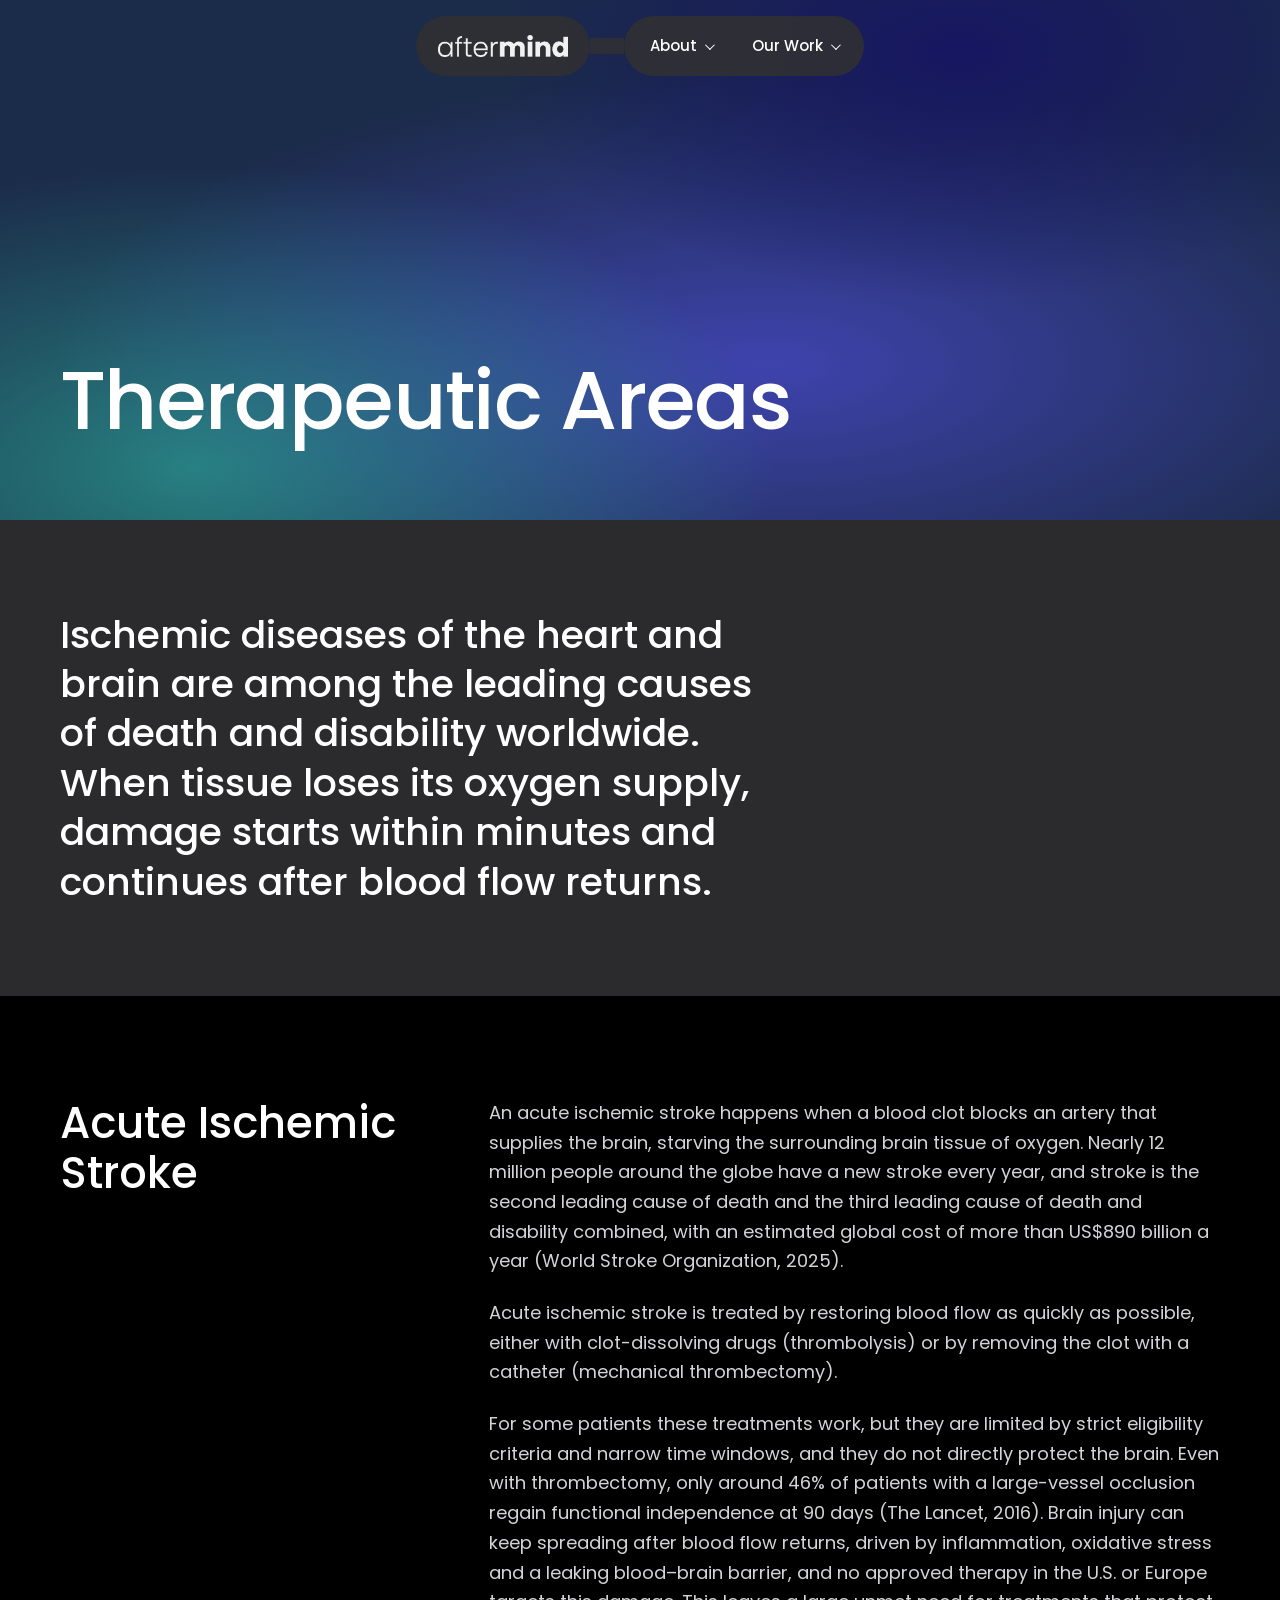
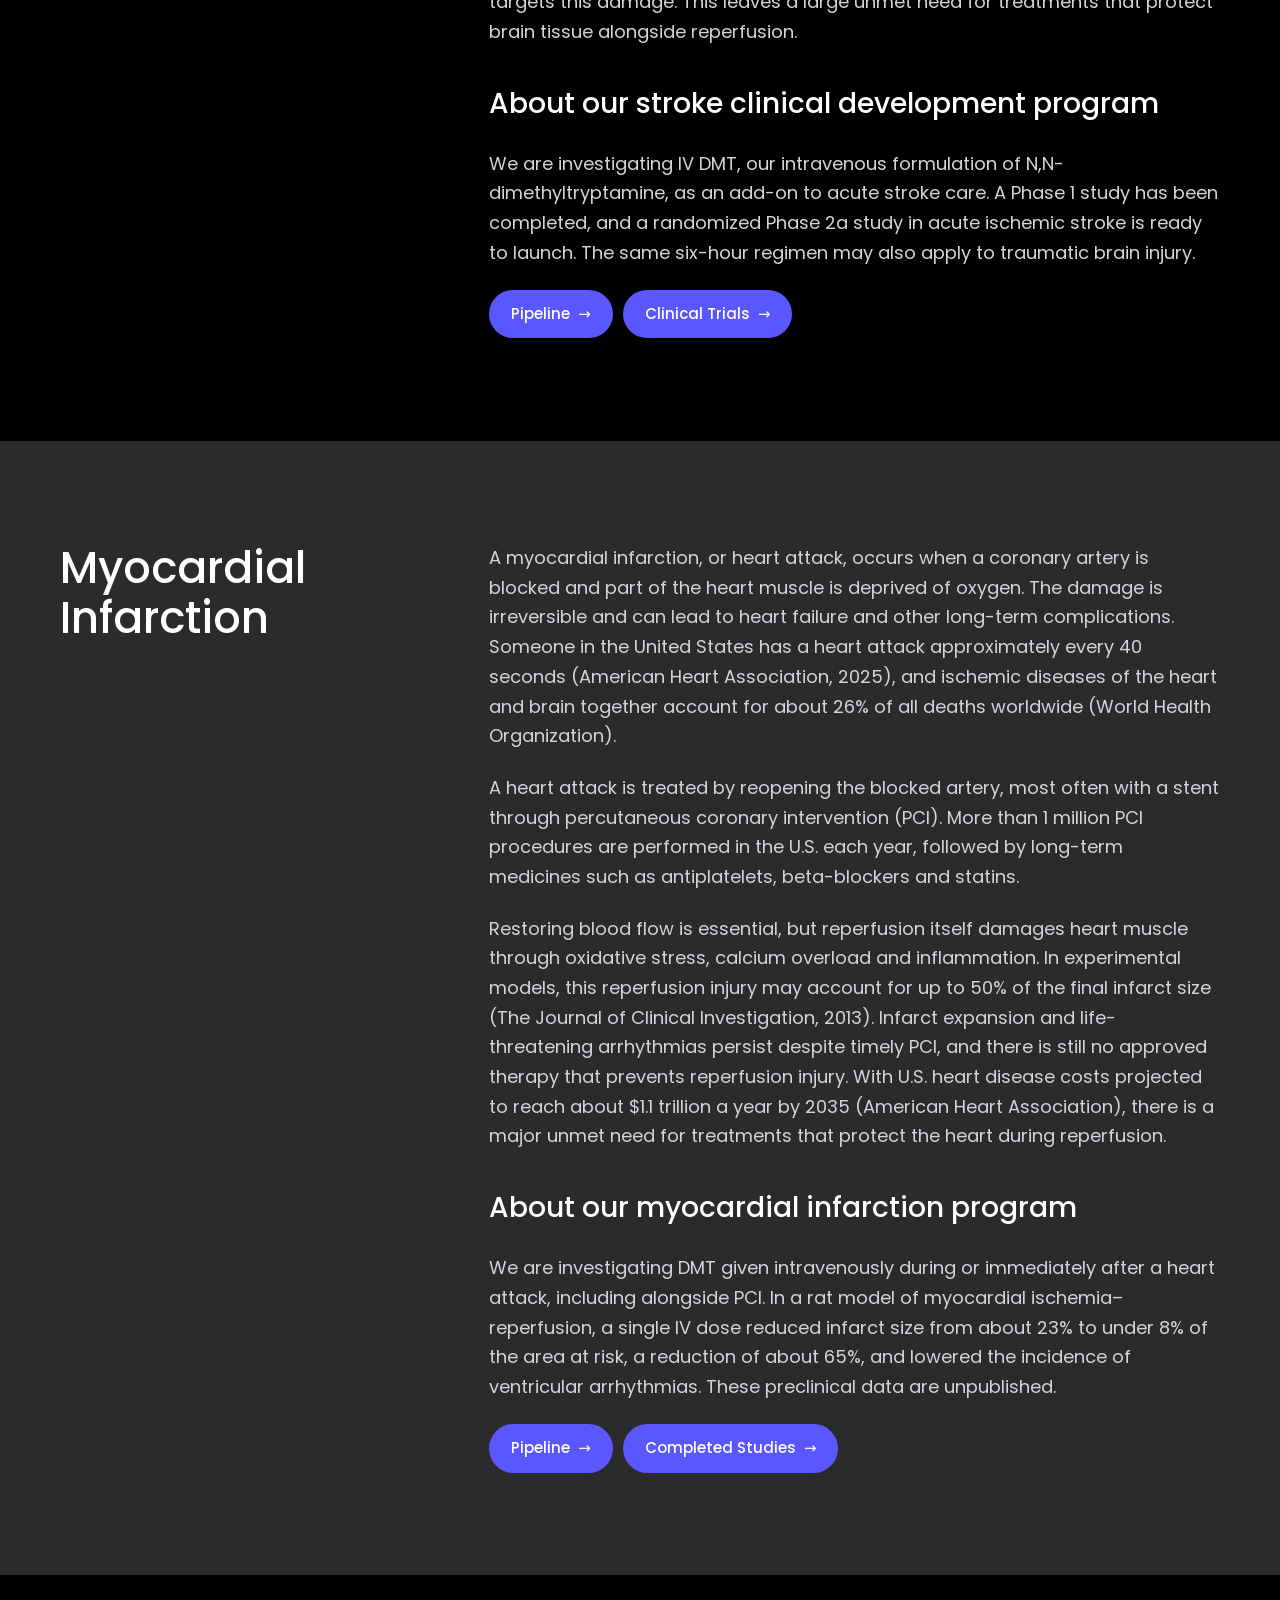
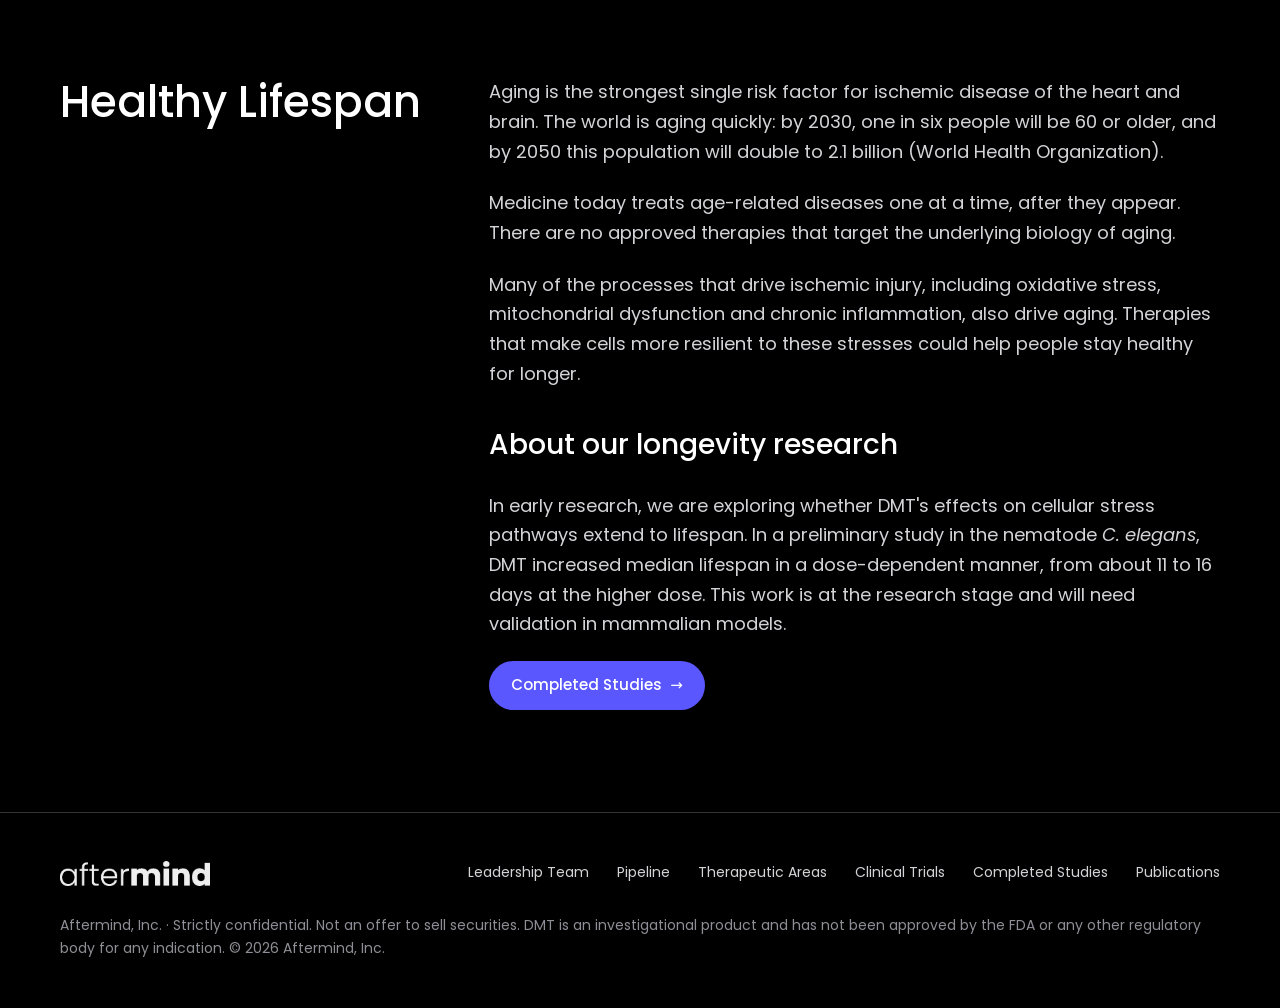
<file: therapeutic-areas.html>
<!doctype html>
<html lang="en">
<head>
<meta charset="utf-8">
<meta name="viewport" content="width=device-width,initial-scale=1,viewport-fit=cover">
<title>Therapeutic Areas | Aftermind</title>
<meta name="description" content="Conditions Aftermind is targeting: acute ischemic stroke, myocardial infarction and healthy lifespan.">
<link rel="preconnect" href="https://fonts.googleapis.com">
<link rel="preconnect" href="https://fonts.gstatic.com" crossorigin>
<link rel="stylesheet" href="https://fonts.googleapis.com/css2?family=Poppins:wght@400;500;600&display=swap">
<link rel="stylesheet" href="site.css">
</head>
<body>
<header class="nav"><nav class="capsule" aria-label="Main">
  <div class="pod l"><a href="index.html" aria-label="Aftermind home"><img class="logo" src="logo-white.png" alt="Aftermind"></a></div>
  <div class="bridge" aria-hidden="true"></div>
  <div class="pod r">
    <details class="menu"><summary>About</summary><div class="drop"><a href="leadership-team.html">Leadership Team</a></div></details>
    <details class="menu"><summary>Our Work</summary><div class="drop"><a href="pipeline.html">Pipeline</a><a href="therapeutic-areas.html" aria-current="page">Therapeutic Areas</a><a href="clinical-trials.html">Clinical Trials</a><a href="completed-studies.html">Completed Studies</a><a href="publications.html">Publications</a></div></details>
  </div>
</nav></header>
<main>
<section class="hero grad"><div class="wrap"><h1>Therapeutic Areas</h1></div></section>
<section class="intro"><div class="wrap"><h2>Ischemic diseases of the heart and brain are among the leading causes of death and disability worldwide. When tissue loses its oxygen supply, damage starts within minutes and continues after blood flow returns.</h2></div></section>

<section class="block" id="stroke"><div class="wrap">
  <h2>Acute Ischemic Stroke</h2>
  <div class="body">
    <p>An acute ischemic stroke happens when a blood clot blocks an artery that supplies the brain, starving the surrounding brain tissue of oxygen. Nearly 12 million people around the globe have a new stroke every year, and stroke is the second leading cause of death and the third leading cause of death and disability combined, with an estimated global cost of more than US$890 billion a year (World Stroke Organization, 2025).</p>
    <p>Acute ischemic stroke is treated by restoring blood flow as quickly as possible, either with clot-dissolving drugs (thrombolysis) or by removing the clot with a catheter (mechanical thrombectomy).</p>
    <p>For some patients these treatments work, but they are limited by strict eligibility criteria and narrow time windows, and they do not directly protect the brain. Even with thrombectomy, only around 46% of patients with a large-vessel occlusion regain functional independence at 90 days (The Lancet, 2016). Brain injury can keep spreading after blood flow returns, driven by inflammation, oxidative stress and a leaking blood–brain barrier, and no approved therapy in the U.S. or Europe targets this damage. This leaves a large unmet need for treatments that protect brain tissue alongside reperfusion.</p>
    <h3>About our stroke clinical development program</h3>
    <p>We are investigating IV DMT, our intravenous formulation of N,N-dimethyltryptamine, as an add-on to acute stroke care. A Phase 1 study has been completed, and a randomized Phase 2a study in acute ischemic stroke is ready to launch. The same six-hour regimen may also apply to traumatic brain injury.</p>
    <div class="pills"><a class="pill" href="pipeline.html">Pipeline</a><a class="pill" href="clinical-trials.html">Clinical Trials</a></div>
  </div>
</div></section>

<section class="block alt" id="heart"><div class="wrap">
  <h2>Myocardial Infarction</h2>
  <div class="body">
    <p>A myocardial infarction, or heart attack, occurs when a coronary artery is blocked and part of the heart muscle is deprived of oxygen. The damage is irreversible and can lead to heart failure and other long-term complications. Someone in the United States has a heart attack approximately every 40 seconds (American Heart Association, 2025), and ischemic diseases of the heart and brain together account for about 26% of all deaths worldwide (World Health Organization).</p>
    <p>A heart attack is treated by reopening the blocked artery, most often with a stent through percutaneous coronary intervention (PCI). More than 1 million PCI procedures are performed in the U.S. each year, followed by long-term medicines such as antiplatelets, beta-blockers and statins.</p>
    <p>Restoring blood flow is essential, but reperfusion itself damages heart muscle through oxidative stress, calcium overload and inflammation. In experimental models, this reperfusion injury may account for up to 50% of the final infarct size (The Journal of Clinical Investigation, 2013). Infarct expansion and life-threatening arrhythmias persist despite timely PCI, and there is still no approved therapy that prevents reperfusion injury. With U.S. heart disease costs projected to reach about $1.1 trillion a year by 2035 (American Heart Association), there is a major unmet need for treatments that protect the heart during reperfusion.</p>
    <h3>About our myocardial infarction program</h3>
    <p>We are investigating DMT given intravenously during or immediately after a heart attack, including alongside PCI. In a rat model of myocardial ischemia–reperfusion, a single IV dose reduced infarct size from about 23% to under 8% of the area at risk, a reduction of about 65%, and lowered the incidence of ventricular arrhythmias. These preclinical data are unpublished.</p>
    <div class="pills"><a class="pill" href="pipeline.html">Pipeline</a><a class="pill" href="completed-studies.html#heart">Completed Studies</a></div>
  </div>
</div></section>

<section class="block" id="lifespan"><div class="wrap">
  <h2>Healthy Lifespan</h2>
  <div class="body">
    <p>Aging is the strongest single risk factor for ischemic disease of the heart and brain. The world is aging quickly: by 2030, one in six people will be 60 or older, and by 2050 this population will double to 2.1 billion (World Health Organization).</p>
    <p>Medicine today treats age-related diseases one at a time, after they appear. There are no approved therapies that target the underlying biology of aging.</p>
    <p>Many of the processes that drive ischemic injury, including oxidative stress, mitochondrial dysfunction and chronic inflammation, also drive aging. Therapies that make cells more resilient to these stresses could help people stay healthy for longer.</p>
    <h3>About our longevity research</h3>
    <p>In early research, we are exploring whether DMT's effects on cellular stress pathways extend to lifespan. In a preliminary study in the nematode <i>C. elegans</i>, DMT increased median lifespan in a dose-dependent manner, from about 11 to 16 days at the higher dose. This work is at the research stage and will need validation in mammalian models.</p>
    <div class="pills"><a class="pill" href="completed-studies.html#lifespan">Completed Studies</a></div>
  </div>
</div></section>
</main>
<footer><div class="wrap">
  <div class="top"><a href="index.html" aria-label="Aftermind home"><img class="logo" src="logo-white.png" alt="Aftermind"></a>
  <nav aria-label="Footer"><a href="leadership-team.html">Leadership Team</a><a href="pipeline.html">Pipeline</a><a href="therapeutic-areas.html">Therapeutic Areas</a><a href="clinical-trials.html">Clinical Trials</a><a href="completed-studies.html">Completed Studies</a><a href="publications.html">Publications</a></nav></div>
  <p>Aftermind, Inc. · Strictly confidential. Not an offer to sell securities. DMT is an investigational product and has not been approved by the FDA or any other regulatory body for any indication. © 2026 Aftermind, Inc.</p>
</div></footer>
<script>
document.addEventListener('click', e => {
  document.querySelectorAll('details.menu[open]').forEach(d => { if (!d.contains(e.target)) d.open = false; });
});
document.querySelectorAll('details.menu').forEach(d => d.addEventListener('toggle', () => {
  if (d.open) document.querySelectorAll('details.menu[open]').forEach(o => { if (o !== d) o.open = false; });
}));
document.addEventListener('keydown', e => { if (e.key === 'Escape') document.querySelectorAll('details.menu[open]').forEach(d => d.open = false); });
</script>

</body>
</html>
</file>
<file: site.css>
/* Aftermind website — shared styles.
   Layout concept: AtaiBeckley's structure (floating capsule nav, gradient hero, charcoal bands,
   split sections, link pills, "Learn more" cards) carried in Aftermind indigo instead of their coral.
   Deliberately single dark theme. */
:root{
  --bg:#000000; --band:#2b2b2e; --card:#1c1c1f; --card-2:#26262a; --line:#333338;
  --fg:#ffffff; --soft:#d4d4d8; --dim:#8e8e96;
  --indigo:#171563; --blue:#5b57ff; --blue-h:#8a87ff; --teal:#2fc4a7; --violet:#8f7cff;
  --f:"Poppins",system-ui,-apple-system,"Segoe UI",sans-serif;
  color-scheme:dark;
}
*{box-sizing:border-box}
html{scroll-behavior:smooth}
@media (prefers-reduced-motion:reduce){html{scroll-behavior:auto}}
body{margin:0;background:var(--bg);color:var(--fg);font:400 18px/1.65 var(--f)}
img{max-width:100%;display:block}
h1,h2,h3,h4,p,ul,ol{margin:0}
h1,h2,h3,h4{font-weight:500;text-wrap:balance}
a{color:inherit}
:focus-visible{outline:2px solid var(--blue);outline-offset:3px;border-radius:8px}
.wrap{max-width:1240px;margin:0 auto;padding-inline:clamp(16px,4vw,40px)}
.logo{display:block;height:auto;aspect-ratio:859/142}

/* ---------- capsule nav ---------- */
.nav{position:sticky;top:calc(env(safe-area-inset-top,0px) + 16px);z-index:30;height:0;display:flex;justify-content:center;padding-inline:12px}
.capsule{display:flex;align-items:center;height:60px}
.capsule .pod{background:rgba(48,48,52,.9);backdrop-filter:blur(14px);-webkit-backdrop-filter:blur(14px);border-radius:99px;height:60px;display:flex;align-items:center}
.capsule .pod.l{padding:0 22px}
.capsule .pod.l a{display:flex}
.capsule .pod.l .logo{width:130px}
.capsule .bridge{width:34px;height:16px;background:rgba(48,48,52,.9)}
.capsule .pod.r{padding:0 8px;gap:4px}
.menu{position:relative}
.menu summary{list-style:none;cursor:pointer;display:flex;align-items:center;gap:6px;font-size:15px;font-weight:500;padding:10px 18px;border-radius:99px;white-space:nowrap}
.menu summary::-webkit-details-marker{display:none}
.menu summary::after{content:"";width:6px;height:6px;border-right:1.5px solid currentColor;border-bottom:1.5px solid currentColor;transform:rotate(45deg) translateY(-2px);margin-left:2px}
.menu[open] summary{background:#1f1f22}
.menu[open] summary::after{transform:rotate(-135deg) translateY(-1px)}
.menu .drop{position:absolute;right:0;top:calc(100% + 14px);min-width:250px;background:rgba(48,48,52,.97);backdrop-filter:blur(14px);border-radius:22px;padding:10px;display:grid;gap:4px}
.menu .drop a{display:block;text-align:center;text-decoration:none;font-size:15px;font-weight:500;padding:11px 16px;border-radius:14px}
.menu .drop a:hover,.menu .drop a[aria-current="page"]{background:#1f1f22}
@media (max-width:560px){.capsule .bridge{display:none}.capsule .pod.l{display:none}.menu summary{padding:10px 14px}}

/* ---------- hero ---------- */
.hero{position:relative;overflow:hidden;background:var(--band);min-height:clamp(380px,48vw,520px);display:grid;align-items:end}
.hero.grad{background:
  radial-gradient(60% 80% at 75% 10%,rgba(23,21,99,.95) 0%,rgba(23,21,99,0) 60%),
  radial-gradient(70% 90% at 15% 90%,rgba(47,196,167,.55) 0%,rgba(47,196,167,0) 65%),
  radial-gradient(80% 80% at 60% 70%,rgba(91,87,255,.55) 0%,rgba(91,87,255,0) 70%),
  #1b2b4a}
.hero .wrap{position:relative;z-index:1;width:100%;padding-block:150px clamp(48px,6vw,80px)}
.hero h1{font-size:clamp(44px,6.4vw,84px);line-height:1.04;letter-spacing:-.02em;max-width:14ch}
.hero.photo{min-height:clamp(560px,72vh,760px)}
.hero.photo>img{position:absolute;inset:0 auto 0 0;width:min(60%,820px);height:100%;object-fit:cover;object-position:center 35%}
.hero.photo::after{content:"";position:absolute;inset:0;background:linear-gradient(90deg,rgba(43,43,46,0) 25%,rgba(43,43,46,.92) 54%,#2b2b2e 66%)}
.hero.photo .wrap{display:grid;grid-template-columns:minmax(0,1fr) minmax(0,1fr)}
.hero.photo .txt{grid-column:2;display:grid;gap:24px}
.hero.photo h1{font-size:clamp(40px,5vw,62px);line-height:1.08;max-width:none}
.hero.photo p{font-size:clamp(18px,1.6vw,22px);line-height:1.45}
@media (max-width:820px){
  .hero.photo>img{width:100%;height:55%}
  .hero.photo::after{background:linear-gradient(0deg,#2b2b2e 45%,rgba(43,43,46,.5) 62%,rgba(43,43,46,0) 82%)}
  .hero.photo .wrap{grid-template-columns:1fr;padding-top:300px}
  .hero.photo .txt{grid-column:1}
}

/* ---------- pills ---------- */
.pills{display:flex;flex-wrap:wrap;gap:10px}
.pill{display:inline-flex;align-items:center;gap:8px;text-decoration:none;font-size:15px;font-weight:500;padding:12px 22px;border-radius:99px;background:var(--blue);color:#fff}
.pill:hover{background:#7672ff}
.pill::after{content:"→"}
.pill.ghost{background:transparent;border:1px solid #55555c}
.pill.ghost:hover{border-color:var(--soft)}

/* ---------- intro band ---------- */
.intro{background:var(--band);padding-block:clamp(56px,7vw,96px)}
.intro h2{font-size:clamp(26px,3vw,38px);line-height:1.3;max-width:34ch}

/* ---------- split sections ---------- */
.split{padding-block:clamp(64px,9vw,120px)}
.split .wrap{display:grid;grid-template-columns:minmax(0,5fr) minmax(0,7fr);gap:clamp(32px,5vw,80px);align-items:center}
.split.rev .wrap{grid-template-columns:minmax(0,7fr) minmax(0,5fr)}
.split.rev .disc{order:-1}
@media (max-width:820px){.split .wrap,.split.rev .wrap{grid-template-columns:1fr}.split.rev .disc{order:0}}
.split .txt{display:grid;gap:24px;min-width:0}
.split h2{font-size:clamp(30px,3.6vw,44px);line-height:1.15}
.split p{color:var(--soft);font-size:clamp(17px,1.5vw,20px)}
.disc{position:relative;justify-self:center;width:min(520px,100%);aspect-ratio:1}
.disc::before{content:"";position:absolute;inset:14% 6% 0;border-radius:50%;background:var(--teal)}
.disc.blue::before{background:var(--blue)}
.disc.violet::before{background:var(--violet)}
.disc img{position:absolute;inset:0 12% 6%;width:76%;height:94%;object-fit:cover;border-radius:50% 50% 46% 46%/42% 42% 58% 58%;
  -webkit-mask-image:linear-gradient(180deg,#000 72%,transparent 100%);mask-image:linear-gradient(180deg,#000 72%,transparent 100%)}

/* ---------- stats band ---------- */
.stats{background:var(--band);padding-block:clamp(56px,7vw,88px)}
.stats .wrap{display:grid;grid-template-columns:repeat(3,minmax(0,1fr));gap:20px}
@media (max-width:860px){.stats .wrap{grid-template-columns:1fr}}
.stat{background:var(--card);border-radius:24px;padding:32px;display:grid;gap:18px;align-content:space-between;min-width:0}
.stat p{font-size:clamp(20px,1.9vw,25px);line-height:1.35;font-weight:500}
.stat cite{font-style:normal;font-size:14px;color:var(--dim)}

/* ---------- feature card ---------- */
.feature{padding-block:clamp(48px,7vw,96px)}
.feature .box{background:var(--card);border-radius:32px;overflow:hidden;display:grid;grid-template-columns:minmax(0,5fr) minmax(0,7fr)}
@media (max-width:820px){.feature .box{grid-template-columns:1fr}}
.feature .box img{width:100%;height:100%;min-height:320px;object-fit:cover}
.feature .box .txt{padding:clamp(32px,5vw,64px);display:grid;gap:24px;align-content:center}
.feature h3{font-size:clamp(28px,3vw,40px);line-height:1.15}
.feature p{color:var(--soft)}

/* ---------- content blocks ---------- */
.block{padding-block:clamp(64px,8vw,112px)}
.block.alt{background:var(--band)}
.block .wrap{display:grid;grid-template-columns:minmax(0,4fr) minmax(0,8fr);gap:clamp(24px,5vw,72px)}
@media (max-width:820px){.block .wrap{grid-template-columns:1fr}}
.block .wrap>*{min-width:0}
.block h2{font-size:clamp(30px,3.4vw,44px);line-height:1.15}
.block .body{display:grid;gap:22px}
.block .body p,.block .body li{color:var(--soft)}
.block .body h3{font-size:clamp(22px,2.2vw,28px);margin-top:12px}
.block .body h3:first-child{margin-top:0}
.block .body ul{padding-left:1.2rem;display:grid;gap:12px}
.block .body b{color:var(--fg);font-weight:500}
.note{font-size:14px;color:var(--dim)}

/* ---------- pipeline chart ---------- */
.pchart{background:var(--band);padding-bottom:clamp(56px,7vw,96px)}
.pc{background:var(--bg);border-radius:24px;padding:clamp(20px,3vw,36px);overflow-x:auto}
.pc-grid{min-width:760px;display:grid;grid-template-columns:240px repeat(4,1fr);row-gap:10px}
.pc-h{font-size:13px;font-weight:500;letter-spacing:.06em;text-transform:uppercase;color:var(--dim);padding:0 0 12px 12px;border-left:1px solid var(--line)}
.pc-h:first-child{border-left:0;padding-left:0}
.pc-name{padding:14px 16px 14px 0;display:grid;gap:2px}
.pc-name b{font-weight:600;font-size:17px}
.pc-name span{font-size:14px;color:var(--dim)}
.pc-track{grid-column:2 / -1;position:relative;align-self:center;height:44px;border-radius:12px;background:#121214}
.pc-track i{position:absolute;inset:0 auto 0 0;border-radius:12px;display:flex;align-items:center;padding-left:16px;font-style:normal;font-size:14px;font-weight:500;color:#fff;white-space:nowrap}

/* ---------- table ---------- */
.tablebox{border-radius:20px;overflow-x:auto;border:1px solid var(--line);margin-top:8px}
.tablebox table{width:100%;min-width:900px;border-collapse:collapse}
.tablebox th{background:#202024;text-align:left;font-size:14px;font-weight:500;color:var(--soft);padding:16px 18px}
.tablebox td{padding:20px 18px;border-top:1px solid var(--line);font-size:16px;color:var(--soft);vertical-align:top}
.tablebox td:first-child{color:var(--fg)}
.tablebox a{color:var(--blue-h)}

/* ---------- learn more cards ---------- */
.more{padding-block:clamp(56px,7vw,96px);background:var(--band)}
.more h2{font-size:clamp(30px,3.4vw,44px);margin-bottom:32px}
.cards{display:grid;grid-template-columns:repeat(3,minmax(0,1fr));gap:20px}
@media (max-width:860px){.cards{grid-template-columns:1fr}}
.cards a{background:var(--card);border-radius:24px;overflow:hidden;text-decoration:none;display:grid;grid-template-rows:auto 1fr;min-width:0}
.cards a:hover{background:var(--card-2)}
.cards .im{aspect-ratio:16/9;background:var(--indigo);overflow:hidden}
.cards .im img{width:100%;height:100%;object-fit:cover}
.cards .tx{padding:24px 26px;display:flex;justify-content:space-between;align-items:center;gap:12px}
.cards h3{font-size:22px}
.cards .tx::after{content:"→";font-size:22px;color:var(--blue-h)}

/* ---------- publications ---------- */
.refs{list-style:none;padding:0 !important;display:grid;gap:0 !important}
.refs li{padding:18px 0;border-top:1px solid var(--line);color:var(--soft);font-size:16px}
.refs li:last-child{border-bottom:1px solid var(--line)}
.refs i{color:var(--fg)}
.refs a{color:var(--blue-h)}
.refs .who{display:block;margin-top:6px;font-size:13px;color:var(--blue-h)}
.tally{list-style:none;padding:0;display:grid;grid-template-columns:repeat(3,minmax(0,1fr));gap:20px}
@media (max-width:900px){.tally{grid-template-columns:repeat(2,minmax(0,1fr))}}
@media (max-width:520px){.tally{grid-template-columns:1fr}}
.tally li{background:var(--card);border-radius:24px;padding:24px;display:grid;grid-template-columns:72px minmax(0,1fr);gap:18px;align-items:center;min-width:0}
.tally img{width:72px;height:72px;border-radius:50%;object-fit:cover;object-position:center 20%}
.tally b{display:block;font-size:40px;font-weight:600;line-height:1;letter-spacing:-.02em;font-variant-numeric:tabular-nums}
.tally .nm{display:block;font-size:15px;margin-top:8px}
.tally .lb{display:block;font-size:13px;color:var(--dim)}

/* ---------- leadership ---------- */
.people{list-style:none;padding:0;display:grid;grid-template-columns:repeat(4,minmax(0,1fr));gap:48px 24px}
@media (max-width:1000px){.people{grid-template-columns:repeat(3,minmax(0,1fr))}}
@media (max-width:700px){.people{grid-template-columns:repeat(2,minmax(0,1fr))}}
@media (max-width:420px){.people{grid-template-columns:1fr}}
.people li{display:grid;gap:6px;align-content:start;min-width:0}
.people img{width:min(170px,100%);aspect-ratio:1;border-radius:50%;object-fit:cover;object-position:center 20%;margin-bottom:12px;background:var(--card)}
.people b{font-weight:600;font-size:18px}
.people .role{color:var(--soft);font-size:15px}
.people p{color:var(--dim);font-size:14px;line-height:1.5}

/* ---------- study tabs ---------- */
.tabs{position:sticky;top:calc(env(safe-area-inset-top,0px) + 88px);z-index:5;background:var(--bg);border-bottom:1px solid var(--line)}
.tabs .wrap{display:flex;gap:8px;padding-block:16px;overflow-x:auto;scrollbar-width:none}
.tabs button{all:unset;cursor:pointer;font:500 16px/1 var(--f);padding:.8rem 1.35rem;border-radius:99px;background:var(--card);color:var(--soft);white-space:nowrap}
.tabs button:hover{color:var(--fg)}
.tabs button[aria-selected="true"]{background:var(--fg);color:#000}
.tabs button:focus-visible{outline:2px solid var(--blue)}
.study{display:grid;grid-template-columns:minmax(0,4fr) minmax(0,8fr);gap:clamp(24px,5vw,72px);padding-block:clamp(48px,7vw,88px);border-bottom:1px solid var(--line)}
.study:last-child{border-bottom:0}
@media (max-width:820px){.study{grid-template-columns:1fr}}
.study>*{min-width:0}
.study h2{font-size:clamp(28px,3vw,38px);line-height:1.18;letter-spacing:-.01em;position:sticky;top:170px;align-self:start}
@media (max-width:820px){.study h2{position:static}}
.study .body{display:grid;gap:22px}
.study .body h3{font-size:clamp(22px,2.2vw,28px);margin-top:14px}
.study .body h3:first-child{margin-top:0}
.study .body p,.study .body li{color:var(--soft)}
.study .body ul{padding-left:1.2rem;display:grid;gap:12px}
.study .body b{color:var(--fg);font-weight:500}

/* ---------- footer ---------- */
footer{border-top:1px solid var(--line);color:var(--dim);font-size:14px}
footer .wrap{padding-block:48px;display:grid;gap:28px}
footer .top{display:flex;flex-wrap:wrap;justify-content:space-between;gap:24px;align-items:start}
footer .logo{width:150px}
footer nav{display:flex;flex-wrap:wrap;gap:12px 28px}
footer nav a{text-decoration:none;color:var(--soft)}
footer nav a:hover{color:var(--fg)}
.tally.big li{grid-template-columns:1fr;padding:36px 32px}
.tally.big b{font-size:clamp(56px,6vw,80px)}
.tally.big .nm{font-size:19px;font-weight:500;margin-top:14px}
.tally.big .lb{font-size:14px;margin-top:6px;line-height:1.5}
</file>
